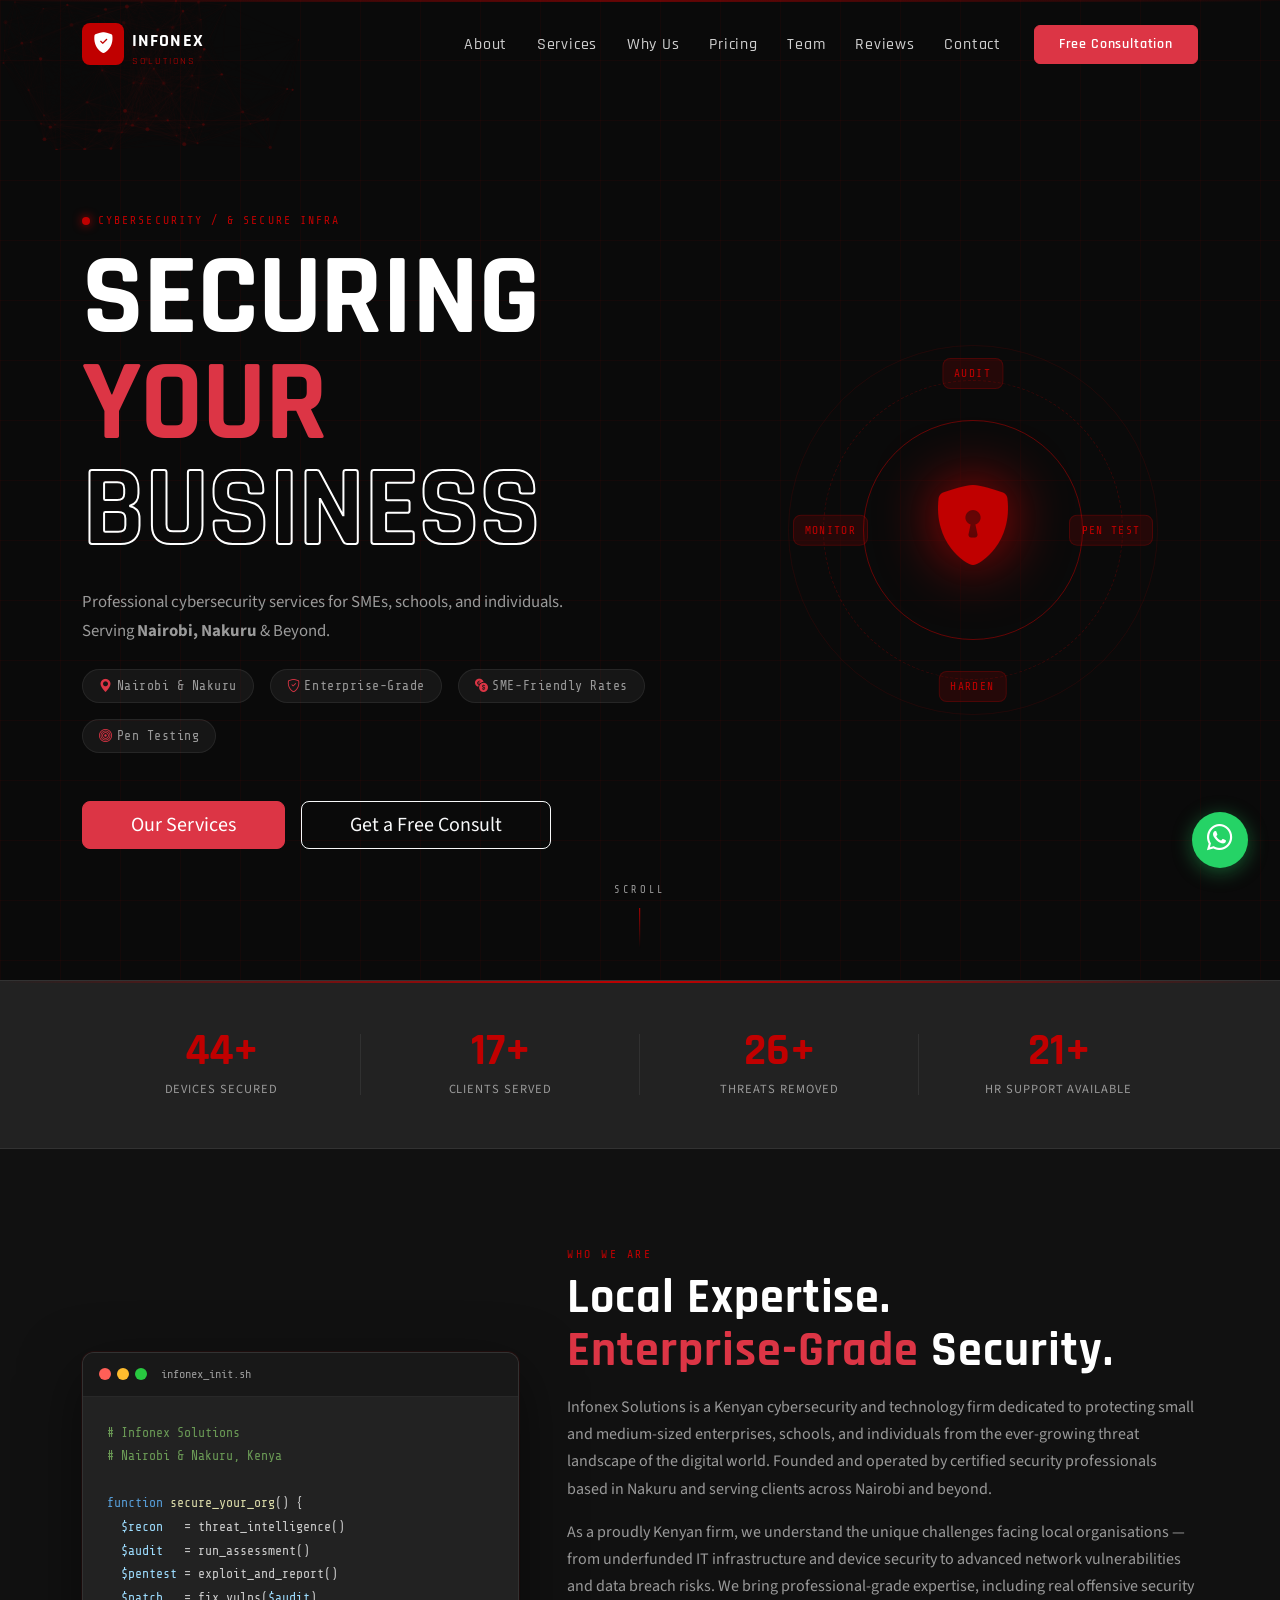
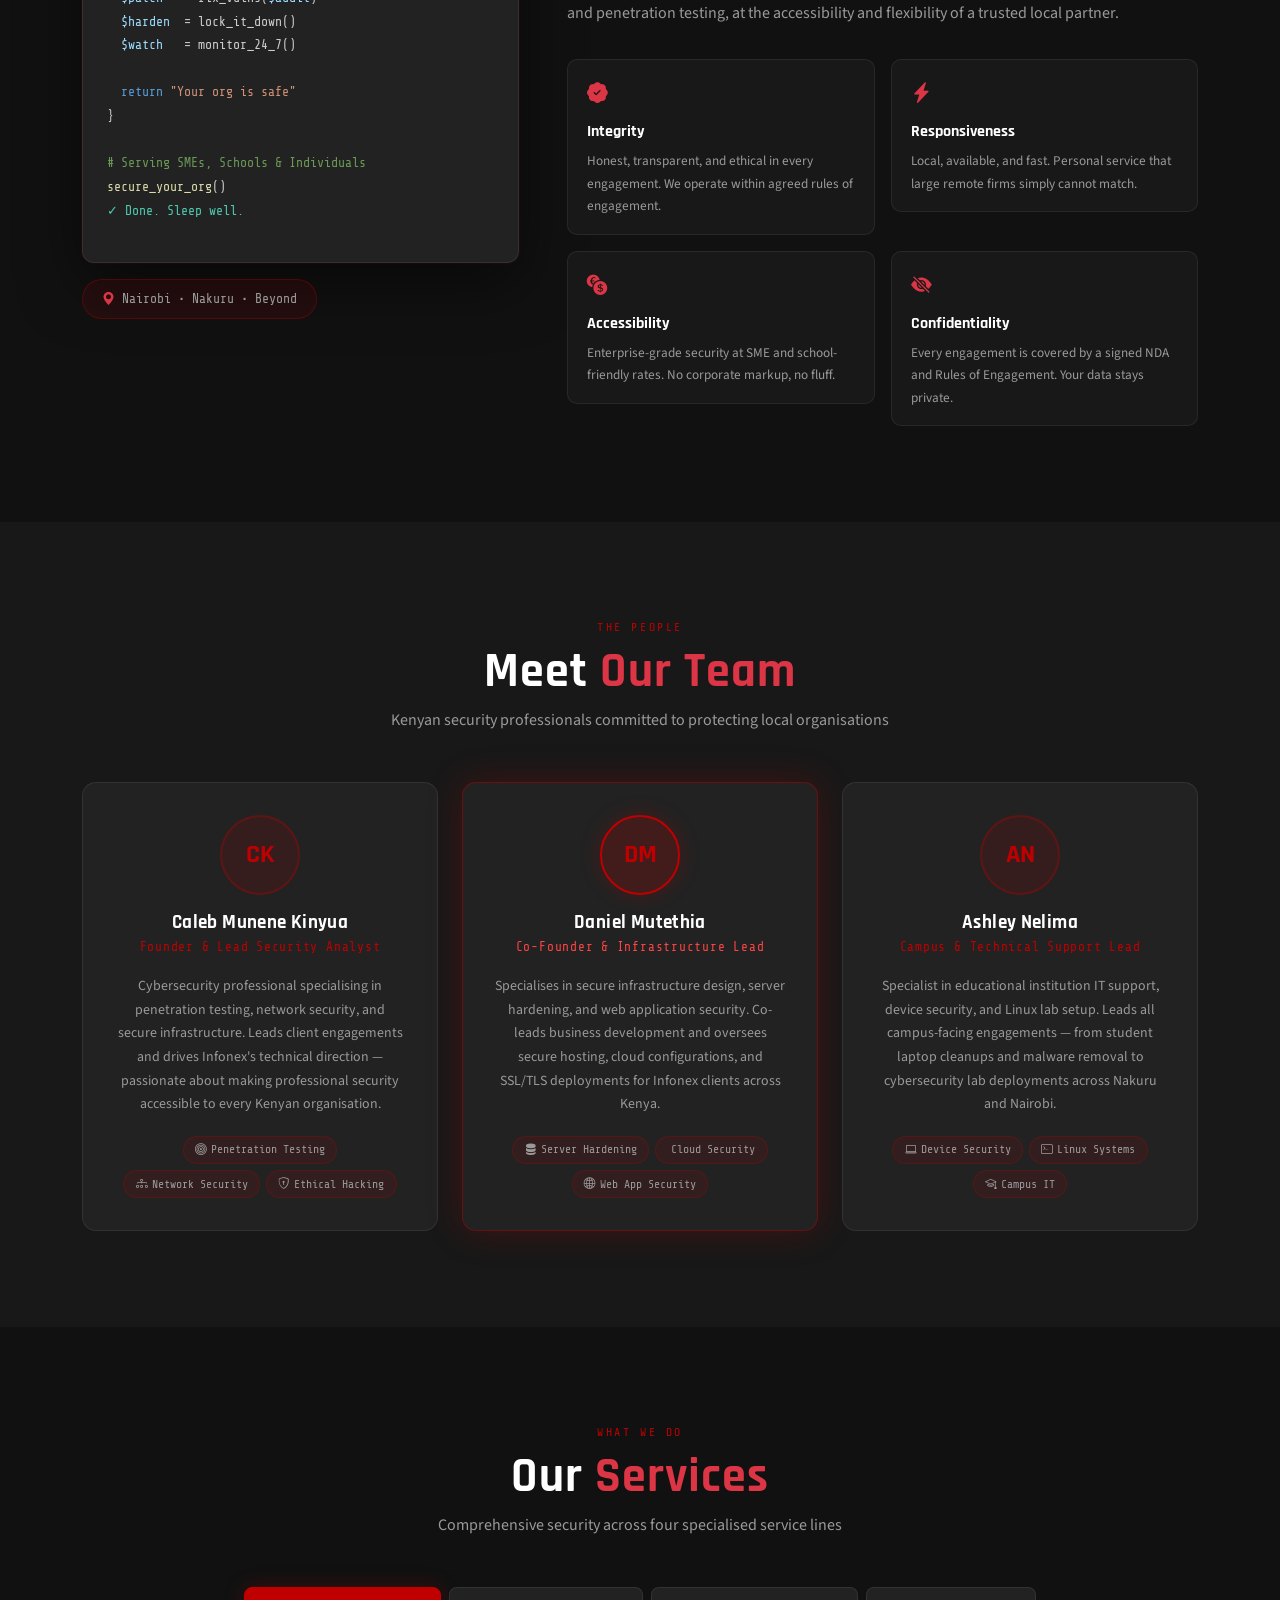
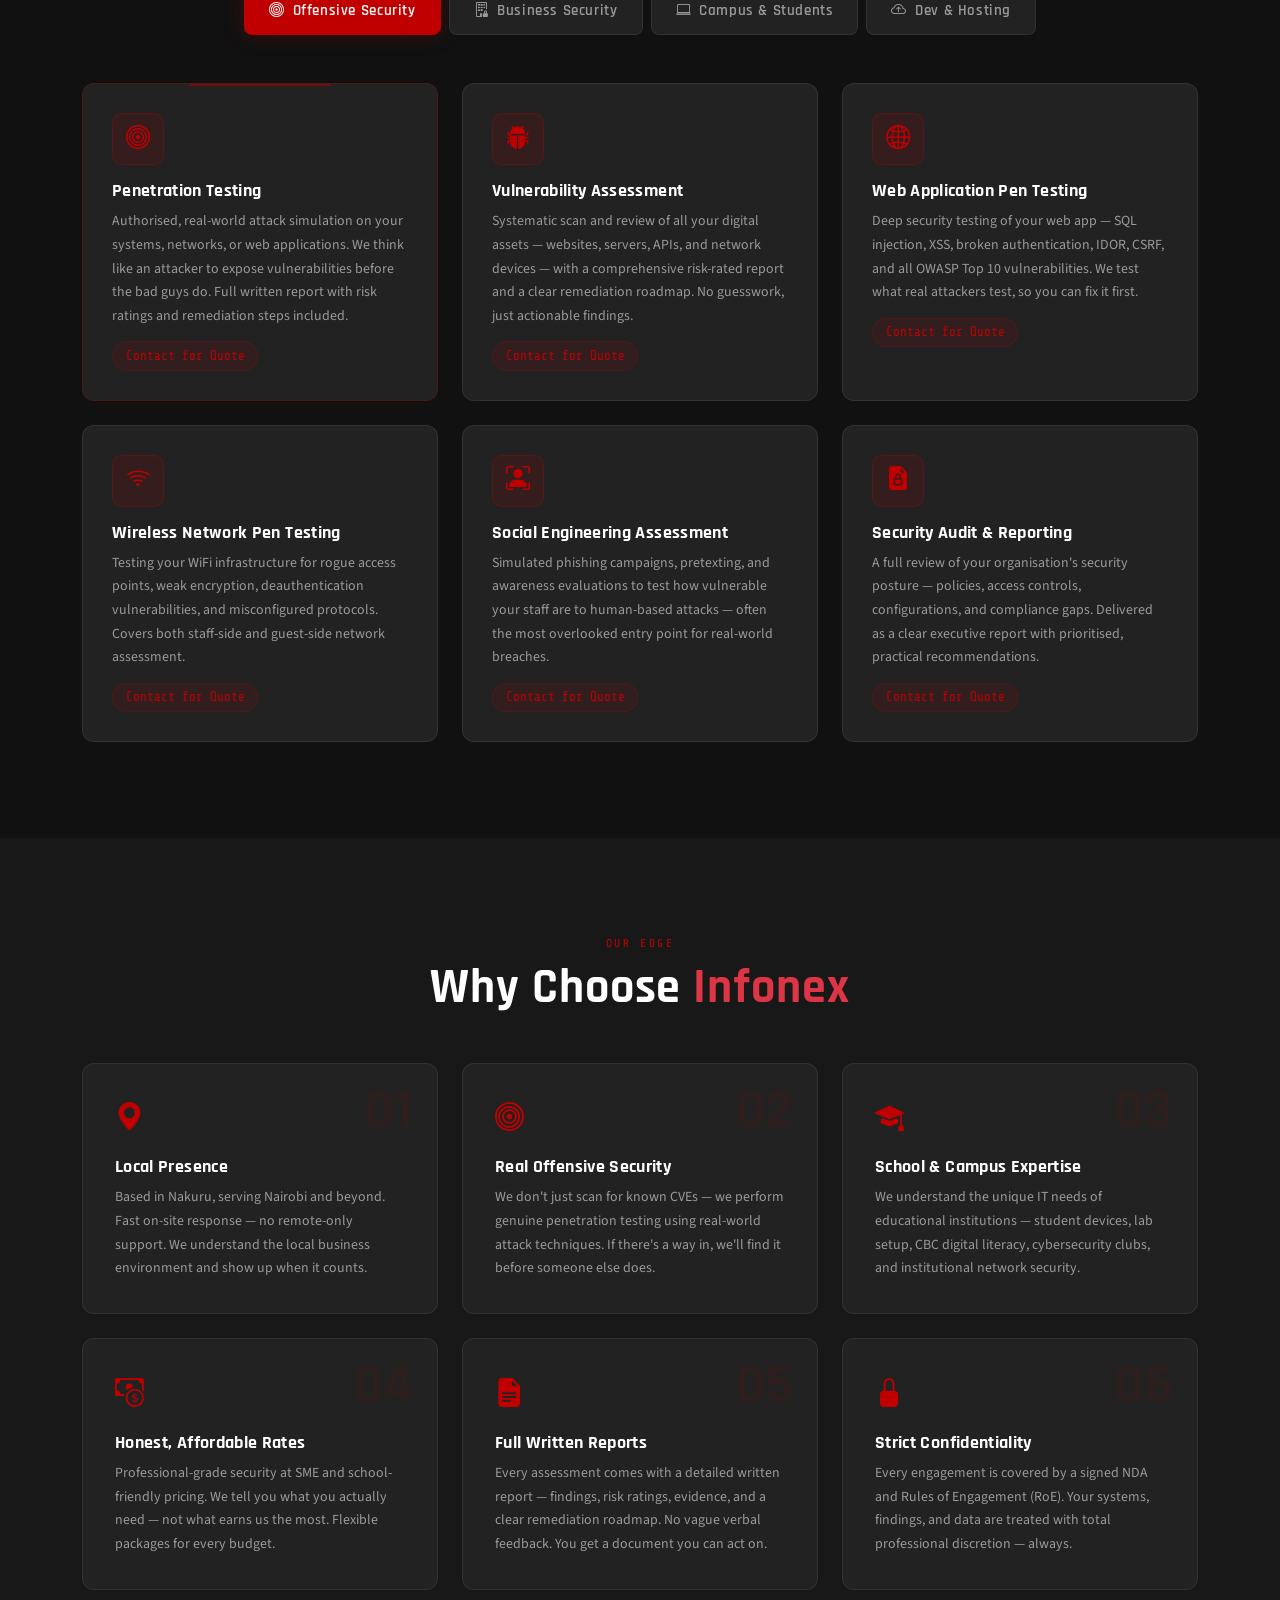
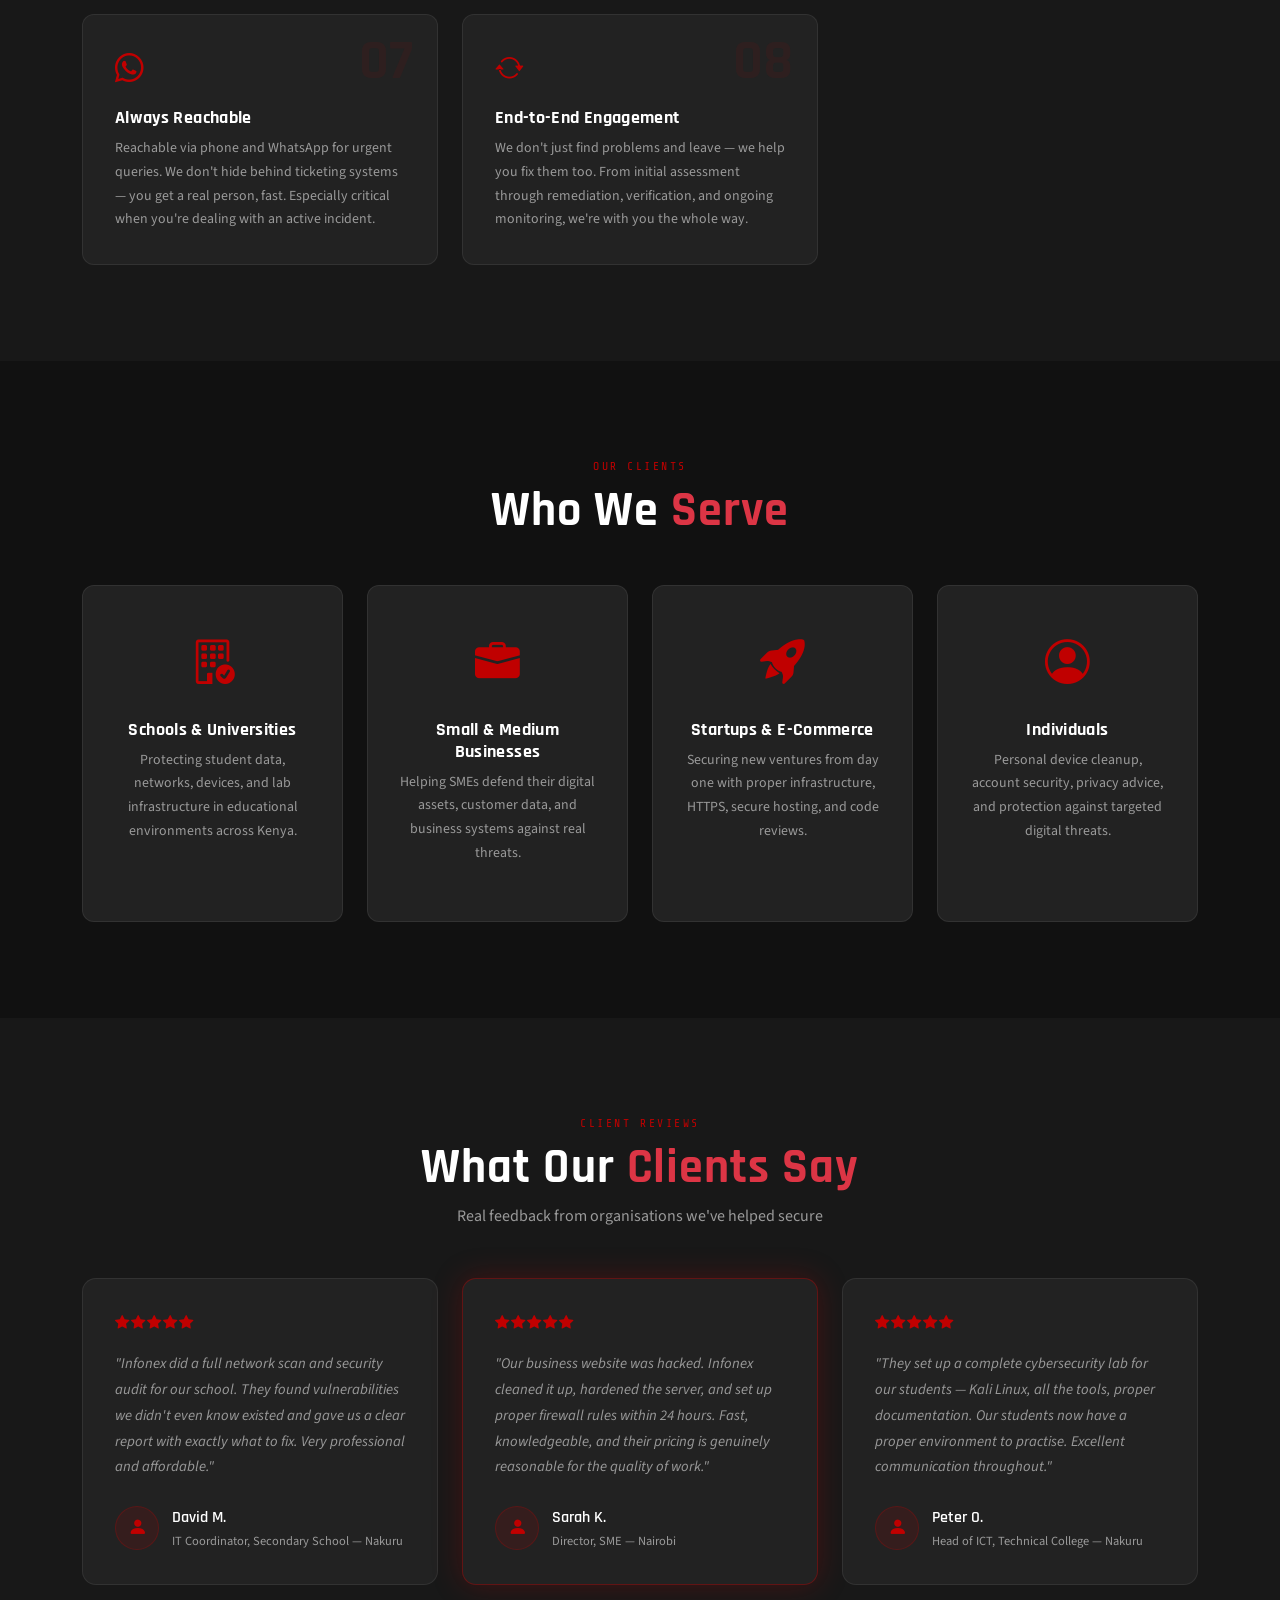
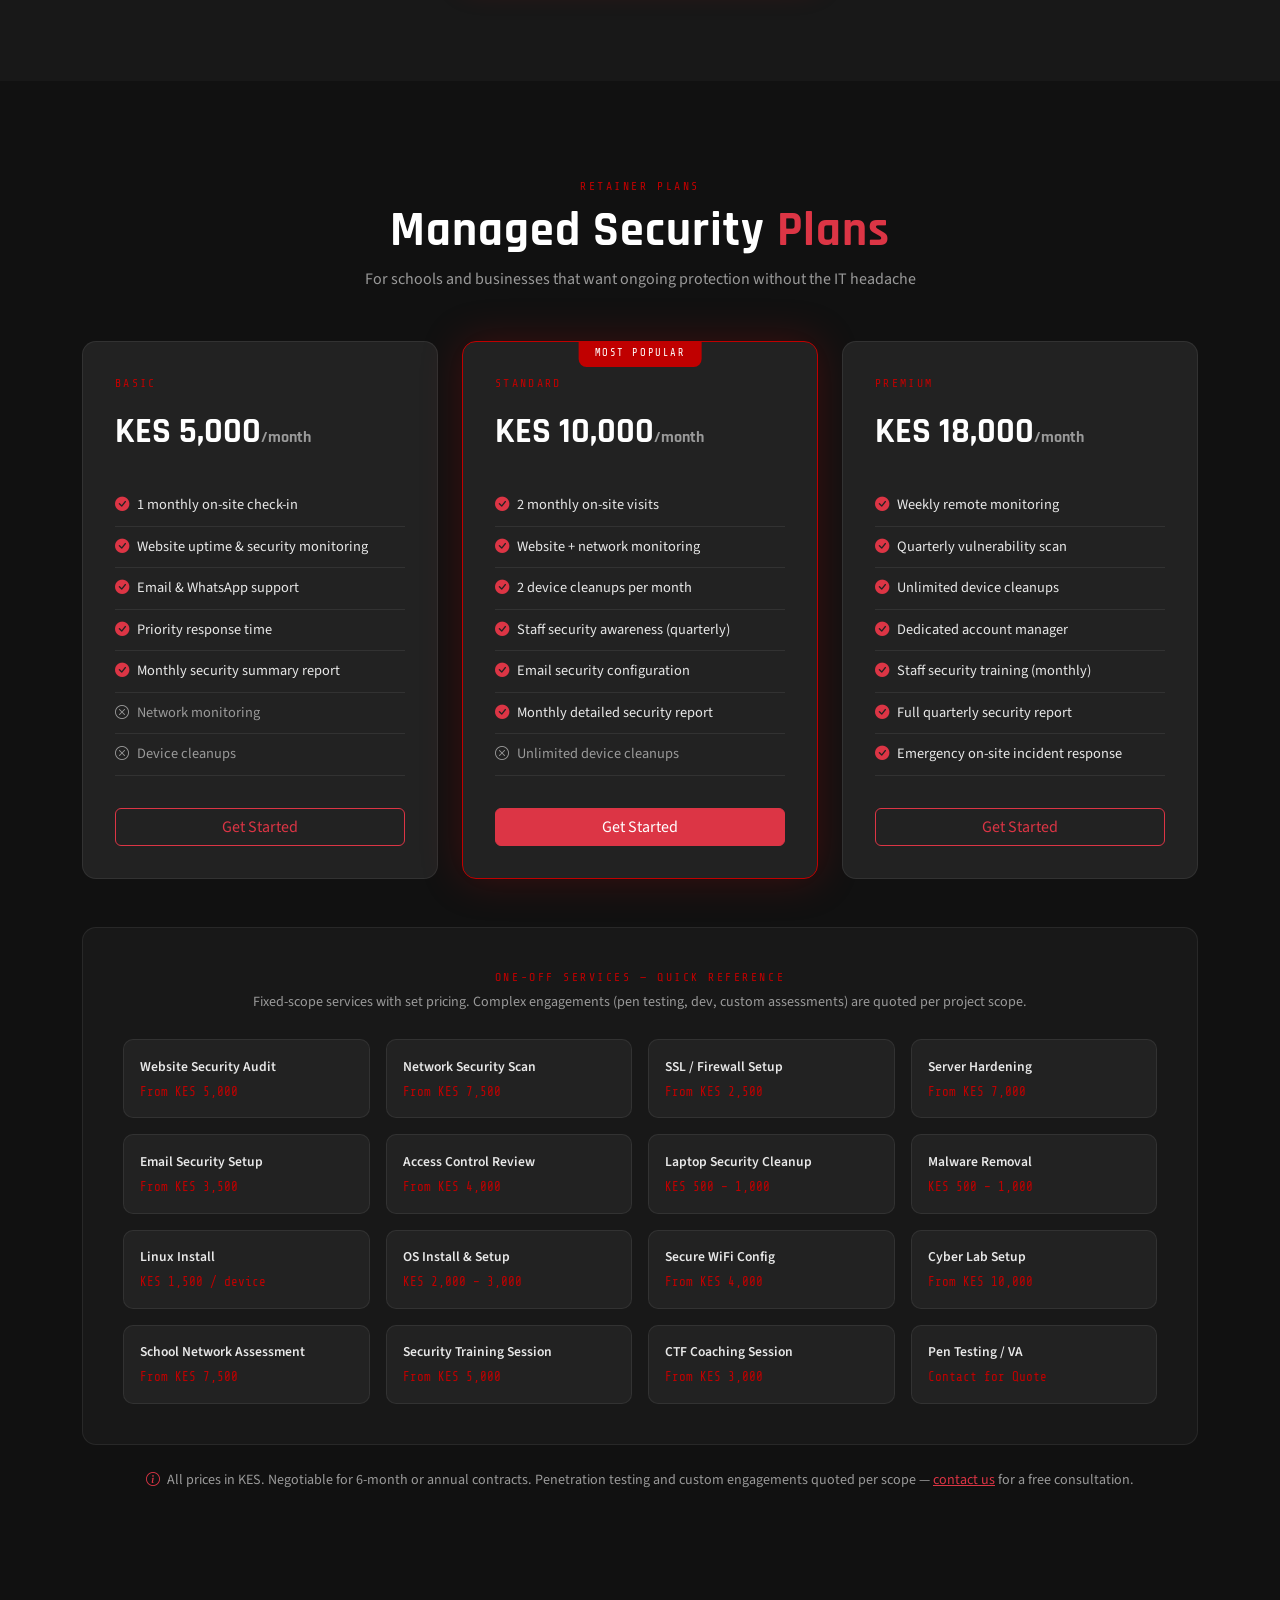
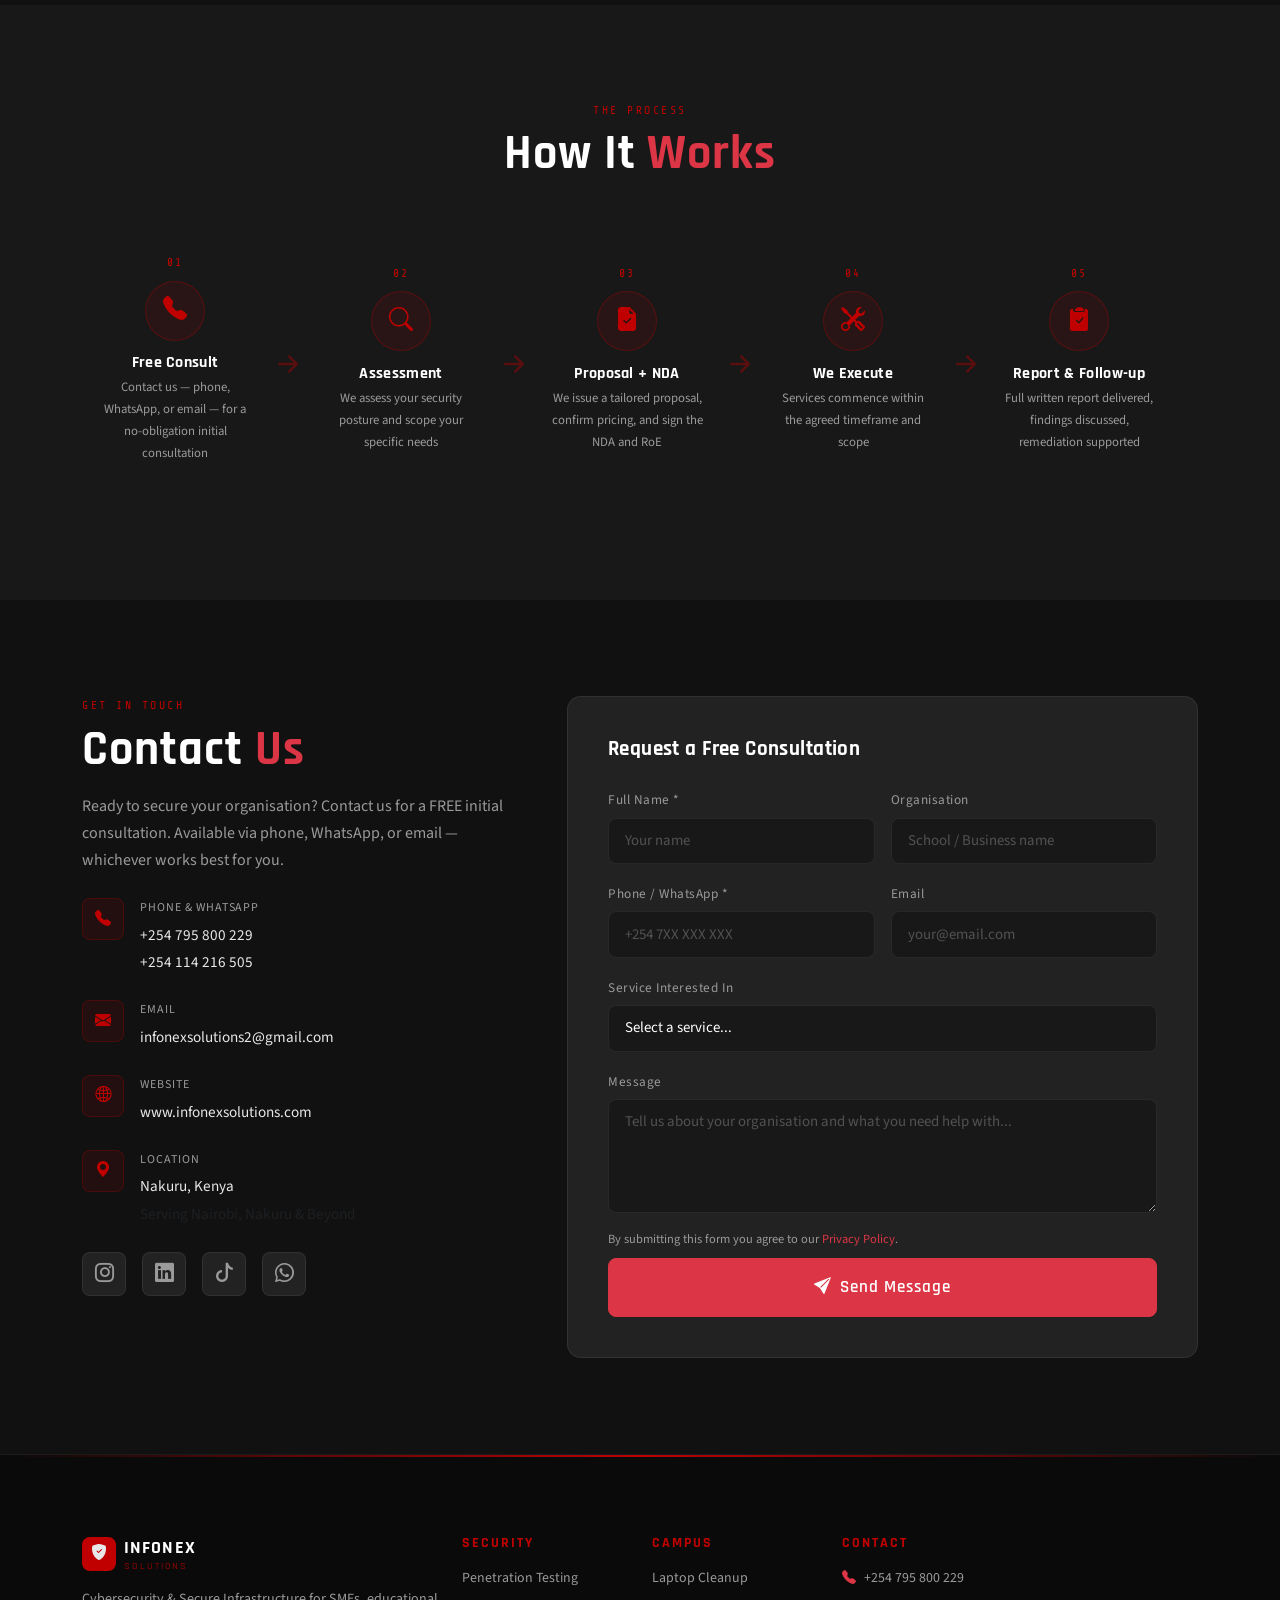
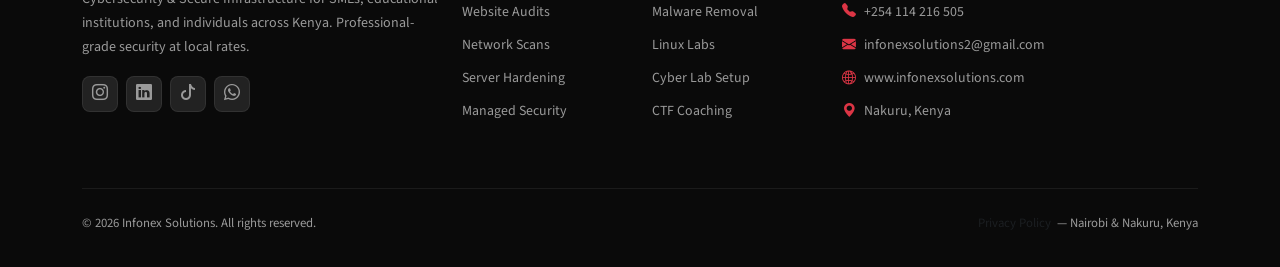
<file: index.html>
<!DOCTYPE html>
<html lang="en">
<head>
  <meta charset="UTF-8" />
  <meta name="viewport" content="width=device-width, initial-scale=1.0" />
  <title>Infonex Solutions — Cybersecurity & Secure Infrastructure | Nairobi & Nakuru, Kenya</title>
  <meta name="description" content="Professional cybersecurity services for SMEs and educational institutions in Nairobi and Nakuru, Kenya. Penetration testing, website audits, network scans, firewall setup, server hardening, and more." />
  <meta name="keywords" content="cybersecurity Kenya, penetration testing Nairobi, network security Nairobi, website security audit, firewall setup Kenya, Infonex Solutions, cybersecurity Nakuru, ethical hacking Kenya, vulnerability assessment" />

  <link rel="icon" type="image/svg+xml" href="assets/favicon.svg" />

  <meta property="og:type" content="website" />
  <meta property="og:url" content="https://www.infonexsolutions.com/" />
  <meta property="og:title" content="Infonex Solutions — Cybersecurity & Secure Infrastructure" />
  <meta property="og:description" content="Professional, affordable cybersecurity for SMEs and schools in Kenya. Penetration testing, website audits, network scans, firewall setup & more. Serving Nairobi & Nakuru." />
  <meta property="og:image" content="https://www.infonexsolutions.com/assets/og-image.png" />
  <meta property="og:locale" content="en_KE" />
  <meta property="og:site_name" content="Infonex Solutions" />

  <meta name="twitter:card" content="summary_large_image" />
  <meta name="twitter:title" content="Infonex Solutions — Cybersecurity & Secure Infrastructure" />
  <meta name="twitter:description" content="Professional, affordable cybersecurity for SMEs and schools in Kenya. Serving Nairobi & Nakuru." />
  <meta name="twitter:image" content="https://www.infonexsolutions.com/assets/og-image.png" />

  <script type="application/ld+json">
  {
    "@context": "https://schema.org",
    "@type": "LocalBusiness",
    "name": "Infonex Solutions",
    "description": "Cybersecurity and secure infrastructure services for SMEs and educational institutions in Kenya.",
    "url": "https://www.infonexsolutions.com",
    "telephone": ["+254795800229", "+254114216505"],
    "email": "infonexsolutions2@gmail.com",
    "address": {
      "@type": "PostalAddress",
      "addressLocality": "Nakuru",
      "addressRegion": "Nakuru County",
      "addressCountry": "KE"
    },
    "areaServed": ["Nairobi", "Nakuru", "Kenya"],
    "serviceType": ["Cybersecurity", "Penetration Testing", "Network Security", "Website Security Audits", "Firewall Setup", "Server Hardening", "Vulnerability Assessment"],
    "sameAs": [
      "https://instagram.com/infonexsolutions",
      "https://tiktok.com/@infonexsolutions",
      "https://linkedin.com/company/infonexsolutions"
    ]
  }
  </script>

  <link href="https://cdn.jsdelivr.net/npm/bootstrap@5.3.2/dist/css/bootstrap.min.css" rel="stylesheet" />
  <link href="https://cdn.jsdelivr.net/npm/bootstrap-icons@1.11.3/font/bootstrap-icons.min.css" rel="stylesheet" />
  <link href="https://fonts.googleapis.com/css2?family=Rajdhani:wght@400;500;600;700&family=Source+Sans+3:wght@300;400;600;700&family=Share+Tech+Mono&display=swap" rel="stylesheet" />
  <link rel="stylesheet" href="css/style.css" />
</head>
<body>

<a href="#main-content" class="visually-hidden-focusable skip-link">Skip to main content</a>

<!-- NAVBAR -->
<nav class="navbar navbar-expand-lg navbar-dark fixed-top" id="mainNav" role="navigation" aria-label="Main navigation">
  <div class="container">
    <a class="navbar-brand d-flex align-items-center gap-2" href="#hero" aria-label="Infonex Solutions home">
      <div class="brand-icon" aria-hidden="true"><i class="bi bi-shield-fill-check"></i></div>
      <div>
        <span class="brand-name">INFONEX</span>
        <span class="brand-sub d-block">SOLUTIONS</span>
      </div>
    </a>
    <button class="navbar-toggler border-0" type="button" data-bs-toggle="collapse" data-bs-target="#navMenu"
      aria-controls="navMenu" aria-expanded="false" aria-label="Toggle navigation menu">
      <span class="navbar-toggler-icon"></span>
    </button>
    <div class="collapse navbar-collapse" id="navMenu">
      <ul class="navbar-nav ms-auto align-items-lg-center gap-lg-1">
        <li class="nav-item"><a class="nav-link" href="#about">About</a></li>
        <li class="nav-item"><a class="nav-link" href="#services">Services</a></li>
        <li class="nav-item"><a class="nav-link" href="#why-us">Why Us</a></li>
        <li class="nav-item"><a class="nav-link" href="#pricing">Pricing</a></li>
        <li class="nav-item"><a class="nav-link" href="#team">Team</a></li>
        <li class="nav-item"><a class="nav-link" href="#testimonials">Reviews</a></li>
        <li class="nav-item"><a class="nav-link" href="#contact">Contact</a></li>
        <li class="nav-item ms-lg-3">
          <a class="btn btn-danger btn-sm px-4 py-2 nav-cta" href="#contact">Free Consultation</a>
        </li>
      </ul>
    </div>
  </div>
</nav>

<!-- HERO -->
<section id="hero" aria-label="Hero">
  <div class="hero-grid-overlay" aria-hidden="true"></div>
  <div class="hero-scan-line" aria-hidden="true"></div>
  <canvas id="particleCanvas" aria-hidden="true"></canvas>
  <div class="container hero-content" id="main-content">
    <div class="row align-items-center min-vh-100">
      <div class="col-lg-7">
        <div class="hero-tag mb-3" aria-live="polite">
          <span class="tag-dot" aria-hidden="true"></span>
          CYBERSECURITY / &amp; SECURE INFRASTRUCTURE
        </div>
        <h1 class="hero-title">
          SECURING<br />
          <span class="text-danger">YOUR</span><br />
          <span class="hero-title-outline">BUSINESS</span>
        </h1>
        <p class="hero-sub mt-4">
          Professional cybersecurity services for SMEs, schools, and individuals.<br />
          Serving <strong>Nairobi, Nakuru</strong> &amp; Beyond.
        </p>
        <div class="hero-badges mt-4 mb-5 d-flex flex-wrap gap-3">
          <span class="hero-badge"><i class="bi bi-geo-alt-fill text-danger me-1" aria-hidden="true"></i>Nairobi &amp; Nakuru</span>
          <span class="hero-badge"><i class="bi bi-shield-check text-danger me-1" aria-hidden="true"></i>Enterprise-Grade</span>
          <span class="hero-badge"><i class="bi bi-currency-exchange text-danger me-1" aria-hidden="true"></i>SME-Friendly Rates</span>
          <span class="hero-badge"><i class="bi bi-bullseye text-danger me-1" aria-hidden="true"></i>Pen Testing</span>
        </div>
        <div class="d-flex flex-wrap gap-3">
          <a href="#services" class="btn btn-danger btn-lg px-5">Our Services</a>
          <a href="#contact" class="btn btn-outline-light btn-lg px-5">Get a Free Consult</a>
        </div>
      </div>
      <div class="col-lg-5 d-none d-lg-flex justify-content-center" aria-hidden="true">
        <div class="hero-lock-container">
          <div class="hero-lock-ring ring-3"></div>
          <div class="hero-lock-ring ring-2"></div>
          <div class="hero-lock-ring ring-1"></div>
          <div class="hero-lock-icon"><i class="bi bi-shield-lock-fill"></i></div>
          <div class="hex hex-1">AUDIT</div>
          <div class="hex hex-2">PEN TEST</div>
          <div class="hex hex-3">HARDEN</div>
          <div class="hex hex-4">MONITOR</div>
        </div>
      </div>
    </div>
  </div>
  <div class="hero-scroll-hint" aria-hidden="true">
    <span>SCROLL</span>
    <div class="scroll-line"></div>
  </div>
</section>

<!-- STATS BAR -->
<div class="stats-bar" role="region" aria-label="Key statistics">
  <div class="container">
    <div class="row g-0 text-center">
      <div class="col-6 col-md-3 stat-item">
        <div class="stat-num" data-target="50" aria-label="Over 50 devices secured">0</div>
        <div class="stat-label">Devices Secured</div>
      </div>
      <div class="col-6 col-md-3 stat-item">
        <div class="stat-num" data-target="20" aria-label="Over 20 clients served">0</div>
        <div class="stat-label">Clients Served</div>
      </div>
      <div class="col-6 col-md-3 stat-item">
        <div class="stat-num" data-target="30" aria-label="Over 30 threats removed">0</div>
        <div class="stat-label">Threats Removed</div>
      </div>
      <div class="col-6 col-md-3 stat-item">
        <div class="stat-num" data-target="24" aria-label="24 hour support available">0</div>
        <div class="stat-label">Hr Support Available</div>
      </div>
    </div>
  </div>
</div>

<!-- ABOUT -->
<section id="about" class="section-dark" aria-labelledby="about-heading">
  <div class="container">
    <div class="row align-items-center g-5">
      <div class="col-lg-5">
        <div class="about-visual">
          <div class="about-code-block" role="img" aria-label="Code block illustrating Infonex's security approach">
            <div class="code-header" aria-hidden="true">
              <span class="dot red"></span><span class="dot yellow"></span><span class="dot green"></span>
              <span class="code-title ms-2">infonex_init.sh</span>
            </div>
            <pre class="code-body" aria-hidden="true"><span class="c-comment"># Infonex Solutions</span>
<span class="c-comment"># Nairobi &amp; Nakuru, Kenya</span>

<span class="c-keyword">function</span> <span class="c-fn">secure_your_org</span>() {
  <span class="c-var">$recon</span>   = threat_intelligence()
  <span class="c-var">$audit</span>   = run_assessment()
  <span class="c-var">$pentest</span> = exploit_and_report()
  <span class="c-var">$patch</span>   = fix_vulns(<span class="c-var">$audit</span>)
  <span class="c-var">$harden</span>  = lock_it_down()
  <span class="c-var">$watch</span>   = monitor_24_7()

  <span class="c-keyword">return</span> <span class="c-string">"Your org is safe"</span>
}

<span class="c-comment"># Serving SMEs, Schools &amp; Individuals</span>
<span class="c-fn">secure_your_org</span>()
<span class="c-success">&#x2713; Done. Sleep well.</span></pre>
          </div>
          <div class="about-tag-pill">
            <i class="bi bi-geo-alt-fill text-danger" aria-hidden="true"></i>
            Nairobi &bull; Nakuru &bull; Beyond
          </div>
        </div>
      </div>
      <div class="col-lg-7">
        <div class="section-label mb-2">WHO WE ARE</div>
        <h2 class="section-title" id="about-heading">Local Expertise.<br /><span class="text-danger">Enterprise-Grade</span> Security.</h2>
        <p class="section-body mt-3">
          Infonex Solutions is a Kenyan cybersecurity and technology firm dedicated to protecting 
          small and medium-sized enterprises, schools, and individuals from the ever-growing threat 
          landscape of the digital world. Founded and operated by certified security professionals 
          based in Nakuru and serving clients across Nairobi and beyond.
        </p>
        <p class="section-body">
          As a proudly Kenyan firm, we understand the unique challenges facing local organisations — 
          from underfunded IT infrastructure and device security to advanced network vulnerabilities 
          and data breach risks. We bring professional-grade expertise, including real offensive 
          security and penetration testing, at the accessibility and flexibility of a trusted local partner.
        </p>
        <div class="row g-3 mt-2">
          <div class="col-sm-6">
            <div class="value-card">
              <i class="bi bi-patch-check-fill text-danger value-icon" aria-hidden="true"></i>
              <strong>Integrity</strong>
              <p>Honest, transparent, and ethical in every engagement. We operate within agreed rules of engagement.</p>
            </div>
          </div>
          <div class="col-sm-6">
            <div class="value-card">
              <i class="bi bi-lightning-charge-fill text-danger value-icon" aria-hidden="true"></i>
              <strong>Responsiveness</strong>
              <p>Local, available, and fast. Personal service that large remote firms simply cannot match.</p>
            </div>
          </div>
          <div class="col-sm-6">
            <div class="value-card">
              <i class="bi bi-currency-exchange text-danger value-icon" aria-hidden="true"></i>
              <strong>Accessibility</strong>
              <p>Enterprise-grade security at SME and school-friendly rates. No corporate markup, no fluff.</p>
            </div>
          </div>
          <div class="col-sm-6">
            <div class="value-card">
              <i class="bi bi-eye-slash-fill text-danger value-icon" aria-hidden="true"></i>
              <strong>Confidentiality</strong>
              <p>Every engagement is covered by a signed NDA and Rules of Engagement. Your data stays private.</p>
            </div>
          </div>
        </div>
      </div>
    </div>
  </div>
</section>

<!-- TEAM -->
<section id="team" class="section-darker" aria-labelledby="team-heading">
  <div class="container">
    <div class="text-center mb-5">
      <div class="section-label mb-2">THE PEOPLE</div>
      <h2 class="section-title" id="team-heading">Meet <span class="text-danger">Our Team</span></h2>
      <p class="section-sub">Kenyan security professionals committed to protecting local organisations</p>
    </div>
    <div class="row g-4 justify-content-center">

      <div class="col-sm-6 col-lg-4">
        <div class="team-card">
          <div class="team-avatar" aria-hidden="true"><span class="team-initials">CK</span></div>
          <h5>Caleb Munene Kinyua</h5>
          <div class="team-role">Founder &amp; Lead Security Analyst</div>
          <p>Cybersecurity professional specialising in penetration testing, network security, and secure infrastructure. Leads client engagements and drives Infonex's technical direction — passionate about making professional security accessible to every Kenyan organisation.</p>
          <div class="team-certs">
            <span class="cert-badge"><i class="bi bi-bullseye me-1"></i>Penetration Testing</span>
            <span class="cert-badge"><i class="bi bi-diagram-3 me-1"></i>Network Security</span>
            <span class="cert-badge"><i class="bi bi-shield-lock me-1"></i>Ethical Hacking</span>
          </div>
        </div>
      </div>

      <div class="col-sm-6 col-lg-4">
        <div class="team-card team-card-featured">
          <div class="team-avatar team-avatar-featured" aria-hidden="true"><span class="team-initials">DM</span></div>
          <h5>Daniel Mutethia</h5>
          <div class="team-role">Co-Founder &amp; Infrastructure Lead</div>
          <p>Specialises in secure infrastructure design, server hardening, and web application security. Co-leads business development and oversees secure hosting, cloud configurations, and SSL/TLS deployments for Infonex clients across Kenya.</p>
          <div class="team-certs">
            <span class="cert-badge"><i class="bi bi-server me-1"></i>Server Hardening</span>
            <span class="cert-badge"><i class="bi bi-cloud-lock me-1"></i>Cloud Security</span>
            <span class="cert-badge"><i class="bi bi-globe2 me-1"></i>Web App Security</span>
          </div>
        </div>
      </div>

      <div class="col-sm-6 col-lg-4">
        <div class="team-card">
          <div class="team-avatar" aria-hidden="true"><span class="team-initials">AN</span></div>
          <h5>Ashley Nelima</h5>
          <div class="team-role">Campus &amp; Technical Support Lead</div>
          <p>Specialist in educational institution IT support, device security, and Linux lab setup. Leads all campus-facing engagements — from student laptop cleanups and malware removal to cybersecurity lab deployments across Nakuru and Nairobi.</p>
          <div class="team-certs">
            <span class="cert-badge"><i class="bi bi-laptop me-1"></i>Device Security</span>
            <span class="cert-badge"><i class="bi bi-terminal me-1"></i>Linux Systems</span>
            <span class="cert-badge"><i class="bi bi-mortarboard me-1"></i>Campus IT</span>
          </div>
        </div>
      </div>

    </div>
  </div>
</section>

<!-- SERVICES -->
<section id="services" class="section-dark" aria-labelledby="services-heading">
  <div class="container">
    <div class="text-center mb-5">
      <div class="section-label mb-2">WHAT WE DO</div>
      <h2 class="section-title" id="services-heading">Our <span class="text-danger">Services</span></h2>
      <p class="section-sub">Comprehensive security across four specialised service lines</p>
    </div>

    <ul class="nav service-tabs justify-content-center mb-5 flex-wrap" id="serviceTabs" role="tablist">
      <li class="nav-item" role="presentation">
        <button class="service-tab active" data-target="offensive" role="tab" aria-selected="true" aria-controls="panel-offensive">
          <i class="bi bi-bullseye me-2" aria-hidden="true"></i>Offensive Security
        </button>
      </li>
      <li class="nav-item" role="presentation">
        <button class="service-tab" data-target="business" role="tab" aria-selected="false" aria-controls="panel-business">
          <i class="bi bi-building-lock me-2" aria-hidden="true"></i>Business Security
        </button>
      </li>
      <li class="nav-item" role="presentation">
        <button class="service-tab" data-target="campus" role="tab" aria-selected="false" aria-controls="panel-campus">
          <i class="bi bi-laptop me-2" aria-hidden="true"></i>Campus &amp; Students
        </button>
      </li>
      <li class="nav-item" role="presentation">
        <button class="service-tab" data-target="dev" role="tab" aria-selected="false" aria-controls="panel-dev">
          <i class="bi bi-cloud-arrow-up me-2" aria-hidden="true"></i>Dev &amp; Hosting
        </button>
      </li>
    </ul>

    <!-- OFFENSIVE SECURITY -->
    <div class="service-panel active" id="panel-offensive" role="tabpanel">
      <div class="row g-4">
        <div class="col-md-6 col-lg-4"><div class="service-card service-card-highlight">
          <div class="service-icon"><i class="bi bi-bullseye"></i></div>
          <h5>Penetration Testing</h5>
          <p>Authorised, real-world attack simulation on your systems, networks, or web applications. We think like an attacker to expose vulnerabilities before the bad guys do. Full written report with risk ratings and remediation steps included.</p>
          <span class="service-price">Contact for Quote</span>
        </div></div>
        <div class="col-md-6 col-lg-4"><div class="service-card">
          <div class="service-icon"><i class="bi bi-bug-fill"></i></div>
          <h5>Vulnerability Assessment</h5>
          <p>Systematic scan and review of all your digital assets — websites, servers, APIs, and network devices — with a comprehensive risk-rated report and a clear remediation roadmap. No guesswork, just actionable findings.</p>
          <span class="service-price">Contact for Quote</span>
        </div></div>
        <div class="col-md-6 col-lg-4"><div class="service-card">
          <div class="service-icon"><i class="bi bi-globe2"></i></div>
          <h5>Web Application Pen Testing</h5>
          <p>Deep security testing of your web app — SQL injection, XSS, broken authentication, IDOR, CSRF, and all OWASP Top 10 vulnerabilities. We test what real attackers test, so you can fix it first.</p>
          <span class="service-price">Contact for Quote</span>
        </div></div>
        <div class="col-md-6 col-lg-4"><div class="service-card">
          <div class="service-icon"><i class="bi bi-wifi"></i></div>
          <h5>Wireless Network Pen Testing</h5>
          <p>Testing your WiFi infrastructure for rogue access points, weak encryption, deauthentication vulnerabilities, and misconfigured protocols. Covers both staff-side and guest-side network assessment.</p>
          <span class="service-price">Contact for Quote</span>
        </div></div>
        <div class="col-md-6 col-lg-4"><div class="service-card">
          <div class="service-icon"><i class="bi bi-person-bounding-box"></i></div>
          <h5>Social Engineering Assessment</h5>
          <p>Simulated phishing campaigns, pretexting, and awareness evaluations to test how vulnerable your staff are to human-based attacks — often the most overlooked entry point for real-world breaches.</p>
          <span class="service-price">Contact for Quote</span>
        </div></div>
        <div class="col-md-6 col-lg-4"><div class="service-card">
          <div class="service-icon"><i class="bi bi-file-earmark-lock-fill"></i></div>
          <h5>Security Audit &amp; Reporting</h5>
          <p>A full review of your organisation's security posture — policies, access controls, configurations, and compliance gaps. Delivered as a clear executive report with prioritised, practical recommendations.</p>
          <span class="service-price">Contact for Quote</span>
        </div></div>
      </div>
    </div>

    <!-- BUSINESS SECURITY -->
    <div class="service-panel" id="panel-business" role="tabpanel">
      <div class="row g-4">
        <div class="col-md-6 col-lg-4"><div class="service-card service-card-highlight">
          <div class="service-icon"><i class="bi bi-globe2"></i></div>
          <h5>Website Security Audits</h5>
          <p>Full scan of your website — vulnerabilities, misconfigurations, outdated plugins, exposed admin panels, and injection risks. Covers CMS platforms (WordPress, Joomla etc.) and custom-built sites. Written report with fixes included.</p>
          <span class="service-price">From KES 5,000</span>
        </div></div>
        <div class="col-md-6 col-lg-4"><div class="service-card">
          <div class="service-icon"><i class="bi bi-diagram-3-fill"></i></div>
          <h5>Network Security Scans</h5>
          <p>Comprehensive scan of your LAN and WiFi — open ports, rogue devices, weak firewall rules, unpatched services, and lateral movement risks. Full written assessment and remediation plan included.</p>
          <span class="service-price">From KES 7,500</span>
        </div></div>
        <div class="col-md-6 col-lg-4"><div class="service-card">
          <div class="service-icon"><i class="bi bi-fire"></i></div>
          <h5>SSL/TLS &amp; Firewall Setup</h5>
          <p>Install and configure HTTPS certificates, enforce TLS best practices, and set up firewall rules to block unauthorised access. Essential baseline security for any online-facing business.</p>
          <span class="service-price">From KES 2,500</span>
        </div></div>
        <div class="col-md-6 col-lg-4"><div class="service-card">
          <div class="service-icon"><i class="bi bi-server"></i></div>
          <h5>Server &amp; VPS Hardening</h5>
          <p>Linux server lockdown — SSH key-only auth, user privilege management, fail2ban, unneeded service removal, automatic security updates, and intrusion detection setup. Dramatically reduces your attack surface.</p>
          <span class="service-price">From KES 7,000</span>
        </div></div>
        <div class="col-md-6 col-lg-4"><div class="service-card">
          <div class="service-icon"><i class="bi bi-shield-exclamation"></i></div>
          <h5>Incident Response &amp; Recovery</h5>
          <p>Has your system been hacked, infected, or compromised? We perform rapid triage, containment, malware eradication, evidence preservation, and system restoration — minimising downtime and data loss when it matters most.</p>
          <span class="service-price">Contact for Quote</span>
        </div></div>
        <div class="col-md-6 col-lg-4"><div class="service-card">
          <div class="service-icon"><i class="bi bi-activity"></i></div>
          <h5>Managed Security Maintenance</h5>
          <p>Ongoing monthly security monitoring, patch management, and health checks to keep your systems protected continuously. Full monthly reports included. Ideal for businesses that need protection without a full-time IT team.</p>
          <span class="service-price">From KES 5,000/mo</span>
        </div></div>
        <div class="col-md-6 col-lg-4"><div class="service-card">
          <div class="service-icon"><i class="bi bi-envelope-exclamation-fill"></i></div>
          <h5>Email Security &amp; Anti-Phishing</h5>
          <p>Configure SPF, DKIM, and DMARC records to prevent email spoofing and domain impersonation. Includes spam filter setup, phishing awareness guidance, and business email compromise (BEC) protection.</p>
          <span class="service-price">From KES 3,500</span>
        </div></div>
        <div class="col-md-6 col-lg-4"><div class="service-card">
          <div class="service-icon"><i class="bi bi-lock-fill"></i></div>
          <h5>Access Control &amp; IAM Review</h5>
          <p>Audit your user accounts, admin privileges, shared credentials, and access policies. We identify over-privileged accounts, default passwords, and weak authentication setups — and fix them.</p>
          <span class="service-price">From KES 4,000</span>
        </div></div>
        <div class="col-md-6 col-lg-4"><div class="service-card">
          <div class="service-icon"><i class="bi bi-people-fill"></i></div>
          <h5>Staff Cybersecurity Training</h5>
          <p>Practical security awareness workshops for your team — covering phishing recognition, password hygiene, safe browsing, device security, and incident reporting. Available on-site in Nairobi or Nakuru. Industry-tailored.</p>
          <span class="service-price">From KES 5,000/session</span>
        </div></div>
      </div>
    </div>

    <!-- CAMPUS & STUDENTS -->
    <div class="service-panel" id="panel-campus" role="tabpanel">
      <div class="row g-4">
        <div class="col-md-6 col-lg-4"><div class="service-card service-card-highlight">
          <div class="service-icon"><i class="bi bi-shield-shaded"></i></div>
          <h5>Laptop Security Cleanup</h5>
          <p>Full security cleanup for student and staff laptops — threat removal, junk file clearing, startup optimisation, and settings hardening. Fast turnaround per device. Bulk rates available for schools.</p>
          <span class="service-price">KES 500 – 1,000 / device</span>
        </div></div>
        <div class="col-md-6 col-lg-4"><div class="service-card">
          <div class="service-icon"><i class="bi bi-virus"></i></div>
          <h5>Malware &amp; Virus Removal</h5>
          <p>Full malware, ransomware, spyware, and adware removal with post-cleanup verification. Includes a check for persistent threats and backdoors. Per device with fast turnaround.</p>
          <span class="service-price">KES 500 – 1,000 / device</span>
        </div></div>
        <div class="col-md-6 col-lg-4"><div class="service-card">
          <div class="service-icon"><i class="bi bi-terminal-fill"></i></div>
          <h5>Linux Installation &amp; Labs</h5>
          <p>Setup Linux (Ubuntu, Kali, Parrot OS) on student or institutional devices for CBC IT or cybersecurity studies. Includes dual-boot config, driver setup, and user orientation. Bulk school rates available.</p>
          <span class="service-price">KES 1,500 / device</span>
        </div></div>
        <div class="col-md-6 col-lg-4"><div class="service-card">
          <div class="service-icon"><i class="bi bi-wifi"></i></div>
          <h5>Secure WiFi Configuration</h5>
          <p>Staff vs student network segmentation, WPA3 encryption, VLAN setup, guest network isolation, and rogue device detection. Keeps sensitive institutional data off the student network.</p>
          <span class="service-price">From KES 4,000</span>
        </div></div>
        <div class="col-md-6 col-lg-4"><div class="service-card">
          <div class="service-icon"><i class="bi bi-mortarboard-fill"></i></div>
          <h5>Cybersecurity Lab Setup</h5>
          <p>Full setup of a student cybersecurity lab — Kali Linux, Metasploitable targets, Burp Suite, Wireshark, and supporting tools. Includes documentation and an orientation session for students and instructors.</p>
          <span class="service-price">From KES 10,000</span>
        </div></div>
        <div class="col-md-6 col-lg-4"><div class="service-card">
          <div class="service-icon"><i class="bi bi-tools"></i></div>
          <h5>OS Install &amp; Troubleshooting</h5>
          <p>Fresh OS installations (Windows 10/11, Ubuntu), driver configuration, activation, and technical fault resolution. Fast, reliable, per device. Available on-site at your institution.</p>
          <span class="service-price">KES 2,000 – 3,000 / device</span>
        </div></div>
        <div class="col-md-6 col-lg-4"><div class="service-card">
          <div class="service-icon"><i class="bi bi-controller"></i></div>
          <h5>CTF Coaching &amp; Training</h5>
          <p>Guided Capture The Flag training for cybersecurity clubs and students — covering web exploitation, cryptography, forensics, and binary challenges. Build real offensive skills in legal, controlled environments.</p>
          <span class="service-price">From KES 3,000 / session</span>
        </div></div>
        <div class="col-md-6 col-lg-4"><div class="service-card">
          <div class="service-icon"><i class="bi bi-hdd-network-fill"></i></div>
          <h5>School Network Assessment</h5>
          <p>Full review of your institution's network infrastructure — topology audit, firewall check, switch configuration, and access control assessment. Delivered with a prioritised report for IT management and school leadership.</p>
          <span class="service-price">From KES 7,500</span>
        </div></div>
      </div>
    </div>

    <!-- DEV & HOSTING -->
    <div class="service-panel" id="panel-dev" role="tabpanel">
      <div class="row g-4">
        <div class="col-md-6 col-lg-4"><div class="service-card service-card-highlight">
          <div class="service-icon"><i class="bi bi-phone-fill"></i></div>
          <h5>Web &amp; Mobile App Development</h5>
          <p>Secure, responsive websites and mobile applications built with security baked in from day one — proper input validation, authentication, session management, and HTTPS enforced throughout.</p>
          <span class="service-price">Custom Quote</span>
        </div></div>
        <div class="col-md-6 col-lg-4"><div class="service-card">
          <div class="service-icon"><i class="bi bi-cart4"></i></div>
          <h5>E-Commerce Solutions</h5>
          <p>Secure online stores with Mpesa and card payment gateway integration, SSL, and data protection built in. We handle both the build and the security hardening — one team, full accountability.</p>
          <span class="service-price">Custom Quote</span>
        </div></div>
        <div class="col-md-6 col-lg-4"><div class="service-card">
          <div class="service-icon"><i class="bi bi-cloud-check-fill"></i></div>
          <h5>Cloud Hosting &amp; Management</h5>
          <p>Managed VPS and cloud hosting with automated backups, uptime monitoring, performance tuning, and security patch management. We keep your infrastructure running and secure.</p>
          <span class="service-price">Monthly Plans</span>
        </div></div>
        <div class="col-md-6 col-lg-4"><div class="service-card">
          <div class="service-icon"><i class="bi bi-database-fill-lock"></i></div>
          <h5>Data Backup &amp; Disaster Recovery</h5>
          <p>Automated, encrypted backup solutions with tested recovery procedures. Covers local, offsite, and cloud strategies. Includes a written disaster recovery plan to protect against ransomware, hardware failure, and human error.</p>
          <span class="service-price">Custom Quote</span>
        </div></div>
        <div class="col-md-6 col-lg-4"><div class="service-card">
          <div class="service-icon"><i class="bi bi-eye-fill"></i></div>
          <h5>24/7 Security Monitoring</h5>
          <p>Continuous monitoring of your systems to detect anomalous activity, intrusion attempts, and security incidents in near real time — with defined escalation and response procedures in place.</p>
          <span class="service-price">Monthly Plans</span>
        </div></div>
        <div class="col-md-6 col-lg-4"><div class="service-card">
          <div class="service-icon"><i class="bi bi-puzzle-fill"></i></div>
          <h5>API Security &amp; Integration</h5>
          <p>Secure API development and integration between your systems and third-party services. Includes auth design (OAuth2, JWT), rate limiting, input validation, and secure payment gateway connections.</p>
          <span class="service-price">Custom Quote</span>
        </div></div>
      </div>
    </div>
  </div>
</section>

<!-- WHY US -->
<section id="why-us" class="section-darker" aria-labelledby="why-heading">
  <div class="container">
    <div class="text-center mb-5">
      <div class="section-label mb-2">OUR EDGE</div>
      <h2 class="section-title" id="why-heading">Why Choose <span class="text-danger">Infonex</span></h2>
    </div>
    <div class="row g-4">
      <div class="col-md-6 col-lg-4"><div class="why-card">
        <div class="why-number" aria-hidden="true">01</div>
        <i class="bi bi-geo-alt-fill why-icon" aria-hidden="true"></i>
        <h5>Local Presence</h5>
        <p>Based in Nakuru, serving Nairobi and beyond. Fast on-site response — no remote-only support. We understand the local business environment and show up when it counts.</p>
      </div></div>
      <div class="col-md-6 col-lg-4"><div class="why-card">
        <div class="why-number" aria-hidden="true">02</div>
        <i class="bi bi-bullseye why-icon" aria-hidden="true"></i>
        <h5>Real Offensive Security</h5>
        <p>We don't just scan for known CVEs — we perform genuine penetration testing using real-world attack techniques. If there's a way in, we'll find it before someone else does.</p>
      </div></div>
      <div class="col-md-6 col-lg-4"><div class="why-card">
        <div class="why-number" aria-hidden="true">03</div>
        <i class="bi bi-mortarboard-fill why-icon" aria-hidden="true"></i>
        <h5>School &amp; Campus Expertise</h5>
        <p>We understand the unique IT needs of educational institutions — student devices, lab setup, CBC digital literacy, cybersecurity clubs, and institutional network security.</p>
      </div></div>
      <div class="col-md-6 col-lg-4"><div class="why-card">
        <div class="why-number" aria-hidden="true">04</div>
        <i class="bi bi-cash-coin why-icon" aria-hidden="true"></i>
        <h5>Honest, Affordable Rates</h5>
        <p>Professional-grade security at SME and school-friendly pricing. We tell you what you actually need — not what earns us the most. Flexible packages for every budget.</p>
      </div></div>
      <div class="col-md-6 col-lg-4"><div class="why-card">
        <div class="why-number" aria-hidden="true">05</div>
        <i class="bi bi-file-earmark-text-fill why-icon" aria-hidden="true"></i>
        <h5>Full Written Reports</h5>
        <p>Every assessment comes with a detailed written report — findings, risk ratings, evidence, and a clear remediation roadmap. No vague verbal feedback. You get a document you can act on.</p>
      </div></div>
      <div class="col-md-6 col-lg-4"><div class="why-card">
        <div class="why-number" aria-hidden="true">06</div>
        <i class="bi bi-lock-fill why-icon" aria-hidden="true"></i>
        <h5>Strict Confidentiality</h5>
        <p>Every engagement is covered by a signed NDA and Rules of Engagement (RoE). Your systems, findings, and data are treated with total professional discretion — always.</p>
      </div></div>
      <div class="col-md-6 col-lg-4"><div class="why-card">
        <div class="why-number" aria-hidden="true">07</div>
        <i class="bi bi-whatsapp why-icon" aria-hidden="true"></i>
        <h5>Always Reachable</h5>
        <p>Reachable via phone and WhatsApp for urgent queries. We don't hide behind ticketing systems — you get a real person, fast. Especially critical when you're dealing with an active incident.</p>
      </div></div>
      <div class="col-md-6 col-lg-4"><div class="why-card">
        <div class="why-number" aria-hidden="true">08</div>
        <i class="bi bi-arrow-repeat why-icon" aria-hidden="true"></i>
        <h5>End-to-End Engagement</h5>
        <p>We don't just find problems and leave — we help you fix them too. From initial assessment through remediation, verification, and ongoing monitoring, we're with you the whole way.</p>
      </div></div>
    </div>
  </div>
</section>

<!-- WHO WE SERVE -->
<section class="section-dark serve-section" aria-labelledby="serve-heading">
  <div class="container">
    <div class="text-center mb-5">
      <div class="section-label mb-2">OUR CLIENTS</div>
      <h2 class="section-title" id="serve-heading">Who We <span class="text-danger">Serve</span></h2>
    </div>
    <div class="row g-4 justify-content-center">
      <div class="col-sm-6 col-lg-3"><div class="serve-card">
        <i class="bi bi-building-check serve-icon" aria-hidden="true"></i>
        <h5>Schools &amp; Universities</h5>
        <p>Protecting student data, networks, devices, and lab infrastructure in educational environments across Kenya.</p>
      </div></div>
      <div class="col-sm-6 col-lg-3"><div class="serve-card">
        <i class="bi bi-briefcase-fill serve-icon" aria-hidden="true"></i>
        <h5>Small &amp; Medium Businesses</h5>
        <p>Helping SMEs defend their digital assets, customer data, and business systems against real threats.</p>
      </div></div>
      <div class="col-sm-6 col-lg-3"><div class="serve-card">
        <i class="bi bi-rocket-takeoff-fill serve-icon" aria-hidden="true"></i>
        <h5>Startups &amp; E-Commerce</h5>
        <p>Securing new ventures from day one with proper infrastructure, HTTPS, secure hosting, and code reviews.</p>
      </div></div>
      <div class="col-sm-6 col-lg-3"><div class="serve-card">
        <i class="bi bi-person-circle serve-icon" aria-hidden="true"></i>
        <h5>Individuals</h5>
        <p>Personal device cleanup, account security, privacy advice, and protection against targeted digital threats.</p>
      </div></div>
    </div>
  </div>
</section>

<!-- TESTIMONIALS -->
<section id="testimonials" class="section-darker" aria-labelledby="testimonials-heading">
  <div class="container">
    <div class="text-center mb-5">
      <div class="section-label mb-2">CLIENT REVIEWS</div>
      <h2 class="section-title" id="testimonials-heading">What Our <span class="text-danger">Clients Say</span></h2>
      <p class="section-sub">Real feedback from organisations we've helped secure</p>
    </div>
    <div class="row g-4">
      <div class="col-md-6 col-lg-4">
        <div class="testimonial-card">
          <div class="testimonial-stars" aria-label="5 out of 5 stars">
            <i class="bi bi-star-fill" aria-hidden="true"></i><i class="bi bi-star-fill" aria-hidden="true"></i><i class="bi bi-star-fill" aria-hidden="true"></i><i class="bi bi-star-fill" aria-hidden="true"></i><i class="bi bi-star-fill" aria-hidden="true"></i>
          </div>
          <blockquote class="testimonial-quote">
            "Infonex did a full network scan and security audit for our school. They found vulnerabilities we didn't even know existed and gave us a clear report with exactly what to fix. Very professional and affordable."
          </blockquote>
          <div class="testimonial-author">
            <div class="testimonial-avatar" aria-hidden="true"><i class="bi bi-person-fill"></i></div>
            <div>
              <div class="testimonial-name">David M.</div>
              <div class="testimonial-org">IT Coordinator, Secondary School — Nakuru</div>
            </div>
          </div>
        </div>
      </div>
      <div class="col-md-6 col-lg-4">
        <div class="testimonial-card testimonial-featured">
          <div class="testimonial-stars" aria-label="5 out of 5 stars">
            <i class="bi bi-star-fill" aria-hidden="true"></i><i class="bi bi-star-fill" aria-hidden="true"></i><i class="bi bi-star-fill" aria-hidden="true"></i><i class="bi bi-star-fill" aria-hidden="true"></i><i class="bi bi-star-fill" aria-hidden="true"></i>
          </div>
          <blockquote class="testimonial-quote">
            "Our business website was hacked. Infonex cleaned it up, hardened the server, and set up proper firewall rules within 24 hours. Fast, knowledgeable, and their pricing is genuinely reasonable for the quality of work."
          </blockquote>
          <div class="testimonial-author">
            <div class="testimonial-avatar" aria-hidden="true"><i class="bi bi-person-fill"></i></div>
            <div>
              <div class="testimonial-name">Sarah K.</div>
              <div class="testimonial-org">Director, SME — Nairobi</div>
            </div>
          </div>
        </div>
      </div>
      <div class="col-md-6 col-lg-4">
        <div class="testimonial-card">
          <div class="testimonial-stars" aria-label="5 out of 5 stars">
            <i class="bi bi-star-fill" aria-hidden="true"></i><i class="bi bi-star-fill" aria-hidden="true"></i><i class="bi bi-star-fill" aria-hidden="true"></i><i class="bi bi-star-fill" aria-hidden="true"></i><i class="bi bi-star-fill" aria-hidden="true"></i>
          </div>
          <blockquote class="testimonial-quote">
            "They set up a complete cybersecurity lab for our students — Kali Linux, all the tools, proper documentation. Our students now have a proper environment to practise. Excellent communication throughout."
          </blockquote>
          <div class="testimonial-author">
            <div class="testimonial-avatar" aria-hidden="true"><i class="bi bi-person-fill"></i></div>
            <div>
              <div class="testimonial-name">Peter O.</div>
              <div class="testimonial-org">Head of ICT, Technical College — Nakuru</div>
            </div>
          </div>
        </div>
      </div>
    </div>
  </div>
</section>

<!-- PRICING -->
<section id="pricing" class="section-dark" aria-labelledby="pricing-heading">
  <div class="container">
    <div class="text-center mb-5">
      <div class="section-label mb-2">RETAINER PLANS</div>
      <h2 class="section-title" id="pricing-heading">Managed Security <span class="text-danger">Plans</span></h2>
      <p class="section-sub">For schools and businesses that want ongoing protection without the IT headache</p>
    </div>
    <div class="row g-4 justify-content-center">
      <div class="col-md-6 col-lg-4"><div class="price-card">
        <div class="price-header">
          <div class="price-badge">BASIC</div>
          <div class="price-amount">KES 5,000<span>/month</span></div>
        </div>
        <ul class="price-features" aria-label="Basic plan features">
          <li><i class="bi bi-check-circle-fill text-danger me-2" aria-hidden="true"></i>1 monthly on-site check-in</li>
          <li><i class="bi bi-check-circle-fill text-danger me-2" aria-hidden="true"></i>Website uptime &amp; security monitoring</li>
          <li><i class="bi bi-check-circle-fill text-danger me-2" aria-hidden="true"></i>Email &amp; WhatsApp support</li>
          <li><i class="bi bi-check-circle-fill text-danger me-2" aria-hidden="true"></i>Priority response time</li>
          <li><i class="bi bi-check-circle-fill text-danger me-2" aria-hidden="true"></i>Monthly security summary report</li>
          <li class="muted"><i class="bi bi-x-circle me-2" aria-hidden="true"></i>Network monitoring</li>
          <li class="muted"><i class="bi bi-x-circle me-2" aria-hidden="true"></i>Device cleanups</li>
        </ul>
        <a href="#contact" class="btn btn-outline-danger w-100 mt-3">Get Started</a>
      </div></div>
      <div class="col-md-6 col-lg-4"><div class="price-card price-card-featured">
        <div class="price-popular">MOST POPULAR</div>
        <div class="price-header">
          <div class="price-badge">STANDARD</div>
          <div class="price-amount">KES 10,000<span>/month</span></div>
        </div>
        <ul class="price-features" aria-label="Standard plan features">
          <li><i class="bi bi-check-circle-fill text-danger me-2" aria-hidden="true"></i>2 monthly on-site visits</li>
          <li><i class="bi bi-check-circle-fill text-danger me-2" aria-hidden="true"></i>Website + network monitoring</li>
          <li><i class="bi bi-check-circle-fill text-danger me-2" aria-hidden="true"></i>2 device cleanups per month</li>
          <li><i class="bi bi-check-circle-fill text-danger me-2" aria-hidden="true"></i>Staff security awareness (quarterly)</li>
          <li><i class="bi bi-check-circle-fill text-danger me-2" aria-hidden="true"></i>Email security configuration</li>
          <li><i class="bi bi-check-circle-fill text-danger me-2" aria-hidden="true"></i>Monthly detailed security report</li>
          <li class="muted"><i class="bi bi-x-circle me-2" aria-hidden="true"></i>Unlimited device cleanups</li>
        </ul>
        <a href="#contact" class="btn btn-danger w-100 mt-3">Get Started</a>
      </div></div>
      <div class="col-md-6 col-lg-4"><div class="price-card">
        <div class="price-header">
          <div class="price-badge">PREMIUM</div>
          <div class="price-amount">KES 18,000<span>/month</span></div>
        </div>
        <ul class="price-features" aria-label="Premium plan features">
          <li><i class="bi bi-check-circle-fill text-danger me-2" aria-hidden="true"></i>Weekly remote monitoring</li>
          <li><i class="bi bi-check-circle-fill text-danger me-2" aria-hidden="true"></i>Quarterly vulnerability scan</li>
          <li><i class="bi bi-check-circle-fill text-danger me-2" aria-hidden="true"></i>Unlimited device cleanups</li>
          <li><i class="bi bi-check-circle-fill text-danger me-2" aria-hidden="true"></i>Dedicated account manager</li>
          <li><i class="bi bi-check-circle-fill text-danger me-2" aria-hidden="true"></i>Staff security training (monthly)</li>
          <li><i class="bi bi-check-circle-fill text-danger me-2" aria-hidden="true"></i>Full quarterly security report</li>
          <li><i class="bi bi-check-circle-fill text-danger me-2" aria-hidden="true"></i>Emergency on-site incident response</li>
        </ul>
        <a href="#contact" class="btn btn-outline-danger w-100 mt-3">Get Started</a>
      </div></div>
    </div>

    <!-- One-off services quick reference -->
    <div class="pricing-oneoff mt-5">
      <div class="text-center mb-4">
        <div class="section-label mb-1">ONE-OFF SERVICES — QUICK REFERENCE</div>
        <p class="section-sub" style="font-size:0.88rem;">Fixed-scope services with set pricing. Complex engagements (pen testing, dev, custom assessments) are quoted per project scope.</p>
      </div>
      <div class="row g-3 justify-content-center">
        <div class="col-sm-6 col-md-4 col-lg-3"><div class="oneoff-item">
          <span class="oneoff-name">Website Security Audit</span>
          <span class="oneoff-price">From KES 5,000</span>
        </div></div>
        <div class="col-sm-6 col-md-4 col-lg-3"><div class="oneoff-item">
          <span class="oneoff-name">Network Security Scan</span>
          <span class="oneoff-price">From KES 7,500</span>
        </div></div>
        <div class="col-sm-6 col-md-4 col-lg-3"><div class="oneoff-item">
          <span class="oneoff-name">SSL / Firewall Setup</span>
          <span class="oneoff-price">From KES 2,500</span>
        </div></div>
        <div class="col-sm-6 col-md-4 col-lg-3"><div class="oneoff-item">
          <span class="oneoff-name">Server Hardening</span>
          <span class="oneoff-price">From KES 7,000</span>
        </div></div>
        <div class="col-sm-6 col-md-4 col-lg-3"><div class="oneoff-item">
          <span class="oneoff-name">Email Security Setup</span>
          <span class="oneoff-price">From KES 3,500</span>
        </div></div>
        <div class="col-sm-6 col-md-4 col-lg-3"><div class="oneoff-item">
          <span class="oneoff-name">Access Control Review</span>
          <span class="oneoff-price">From KES 4,000</span>
        </div></div>
        <div class="col-sm-6 col-md-4 col-lg-3"><div class="oneoff-item">
          <span class="oneoff-name">Laptop Security Cleanup</span>
          <span class="oneoff-price">KES 500 – 1,000</span>
        </div></div>
        <div class="col-sm-6 col-md-4 col-lg-3"><div class="oneoff-item">
          <span class="oneoff-name">Malware Removal</span>
          <span class="oneoff-price">KES 500 – 1,000</span>
        </div></div>
        <div class="col-sm-6 col-md-4 col-lg-3"><div class="oneoff-item">
          <span class="oneoff-name">Linux Install</span>
          <span class="oneoff-price">KES 1,500 / device</span>
        </div></div>
        <div class="col-sm-6 col-md-4 col-lg-3"><div class="oneoff-item">
          <span class="oneoff-name">OS Install &amp; Setup</span>
          <span class="oneoff-price">KES 2,000 – 3,000</span>
        </div></div>
        <div class="col-sm-6 col-md-4 col-lg-3"><div class="oneoff-item">
          <span class="oneoff-name">Secure WiFi Config</span>
          <span class="oneoff-price">From KES 4,000</span>
        </div></div>
        <div class="col-sm-6 col-md-4 col-lg-3"><div class="oneoff-item">
          <span class="oneoff-name">Cyber Lab Setup</span>
          <span class="oneoff-price">From KES 10,000</span>
        </div></div>
        <div class="col-sm-6 col-md-4 col-lg-3"><div class="oneoff-item">
          <span class="oneoff-name">School Network Assessment</span>
          <span class="oneoff-price">From KES 7,500</span>
        </div></div>
        <div class="col-sm-6 col-md-4 col-lg-3"><div class="oneoff-item">
          <span class="oneoff-name">Security Training Session</span>
          <span class="oneoff-price">From KES 5,000</span>
        </div></div>
        <div class="col-sm-6 col-md-4 col-lg-3"><div class="oneoff-item">
          <span class="oneoff-name">CTF Coaching Session</span>
          <span class="oneoff-price">From KES 3,000</span>
        </div></div>
        <div class="col-sm-6 col-md-4 col-lg-3"><div class="oneoff-item">
          <span class="oneoff-name">Pen Testing / VA</span>
          <span class="oneoff-price">Contact for Quote</span>
        </div></div>
      </div>
    </div>

    <p class="text-center mt-4 pricing-note">
      <i class="bi bi-info-circle text-danger me-1" aria-hidden="true"></i>
      All prices in KES. Negotiable for 6-month or annual contracts. Penetration testing and custom engagements quoted per scope — <a href="#contact" class="text-danger">contact us</a> for a free consultation.
    </p>
  </div>
</section>

<!-- HOW IT WORKS -->
<section class="section-darker" aria-labelledby="process-heading">
  <div class="container">
    <div class="text-center mb-5">
      <div class="section-label mb-2">THE PROCESS</div>
      <h2 class="section-title" id="process-heading">How It <span class="text-danger">Works</span></h2>
    </div>
    <div class="row g-0 process-row">
      <div class="col-12 col-md-2"><div class="process-step">
        <div class="process-num" aria-hidden="true">01</div>
        <div class="process-icon" aria-hidden="true"><i class="bi bi-telephone-fill"></i></div>
        <h6>Free Consult</h6><p>Contact us — phone, WhatsApp, or email — for a no-obligation initial consultation</p>
      </div></div>
      <div class="process-arrow col-12 col-md-1" aria-hidden="true"><i class="bi bi-arrow-right-short"></i></div>
      <div class="col-12 col-md-2"><div class="process-step">
        <div class="process-num" aria-hidden="true">02</div>
        <div class="process-icon" aria-hidden="true"><i class="bi bi-search"></i></div>
        <h6>Assessment</h6><p>We assess your security posture and scope your specific needs</p>
      </div></div>
      <div class="process-arrow col-12 col-md-1" aria-hidden="true"><i class="bi bi-arrow-right-short"></i></div>
      <div class="col-12 col-md-2"><div class="process-step">
        <div class="process-num" aria-hidden="true">03</div>
        <div class="process-icon" aria-hidden="true"><i class="bi bi-file-earmark-check-fill"></i></div>
        <h6>Proposal + NDA</h6><p>We issue a tailored proposal, confirm pricing, and sign the NDA and RoE</p>
      </div></div>
      <div class="process-arrow col-12 col-md-1" aria-hidden="true"><i class="bi bi-arrow-right-short"></i></div>
      <div class="col-12 col-md-2"><div class="process-step">
        <div class="process-num" aria-hidden="true">04</div>
        <div class="process-icon" aria-hidden="true"><i class="bi bi-tools"></i></div>
        <h6>We Execute</h6><p>Services commence within the agreed timeframe and scope</p>
      </div></div>
      <div class="process-arrow col-12 col-md-1" aria-hidden="true"><i class="bi bi-arrow-right-short"></i></div>
      <div class="col-12 col-md-2"><div class="process-step">
        <div class="process-num" aria-hidden="true">05</div>
        <div class="process-icon" aria-hidden="true"><i class="bi bi-clipboard2-check-fill"></i></div>
        <h6>Report &amp; Follow-up</h6><p>Full written report delivered, findings discussed, remediation supported</p>
      </div></div>
    </div>
  </div>
</section>

<!-- CONTACT -->
<section id="contact" class="section-dark" aria-labelledby="contact-heading">
  <div class="container">
    <div class="row g-5">
      <div class="col-lg-5">
        <div class="section-label mb-2">GET IN TOUCH</div>
        <h2 class="section-title" id="contact-heading">Contact <span class="text-danger">Us</span></h2>
        <p class="section-body mt-3">
          Ready to secure your organisation? Contact us for a FREE initial consultation. 
          Available via phone, WhatsApp, or email — whichever works best for you.
        </p>
        <div class="contact-info mt-4">
          <div class="contact-item">
            <div class="contact-icon" aria-hidden="true"><i class="bi bi-telephone-fill"></i></div>
            <div>
              <div class="contact-label">Phone &amp; WhatsApp</div>
              <a href="tel:+254795800229" class="contact-value">+254 795 800 229</a><br />
              <a href="tel:+254114216505" class="contact-value">+254 114 216 505</a>
            </div>
          </div>
          <div class="contact-item">
            <div class="contact-icon" aria-hidden="true"><i class="bi bi-envelope-fill"></i></div>
            <div>
              <div class="contact-label">Email</div>
              <a href="mailto:infonexsolutions2@gmail.com" class="contact-value">infonexsolutions2@gmail.com</a>
            </div>
          </div>
          <div class="contact-item">
            <div class="contact-icon" aria-hidden="true"><i class="bi bi-globe2"></i></div>
            <div>
              <div class="contact-label">Website</div>
              <a href="https://www.infonexsolutions.com" class="contact-value">www.infonexsolutions.com</a>
            </div>
          </div>
          <div class="contact-item">
            <div class="contact-icon" aria-hidden="true"><i class="bi bi-geo-alt-fill"></i></div>
            <div>
              <div class="contact-label">Location</div>
              <span class="contact-value">Nakuru, Kenya</span><br />
              <span class="contact-value text-muted">Serving Nairobi, Nakuru &amp; Beyond</span>
            </div>
          </div>
        </div>
        <div class="social-links mt-4 d-flex gap-3">
          <a href="https://instagram.com/infonexsolutions" class="social-btn" target="_blank" rel="noopener noreferrer" aria-label="Instagram"><i class="bi bi-instagram" aria-hidden="true"></i></a>
          <a href="https://linkedin.com/company/infonexsolutions" class="social-btn" target="_blank" rel="noopener noreferrer" aria-label="LinkedIn"><i class="bi bi-linkedin" aria-hidden="true"></i></a>
          <a href="https://tiktok.com/@infonexsolutions" class="social-btn" target="_blank" rel="noopener noreferrer" aria-label="TikTok"><i class="bi bi-tiktok" aria-hidden="true"></i></a>
          <a href="https://wa.me/254795800229" class="social-btn" target="_blank" rel="noopener noreferrer" aria-label="WhatsApp"><i class="bi bi-whatsapp" aria-hidden="true"></i></a>
        </div>
      </div>

      <div class="col-lg-7">
        <div class="contact-form-card">
          <h5 class="mb-4">Request a Free Consultation</h5>
          <form id="contactForm" novalidate aria-label="Contact form">
            <div class="row g-3">
              <div class="col-sm-6">
                <label class="form-label" for="name">Full Name <span aria-hidden="true">*</span></label>
                <input type="text" class="form-control inp" id="name" name="name" placeholder="Your name" required autocomplete="name" />
              </div>
              <div class="col-sm-6">
                <label class="form-label" for="org">Organisation</label>
                <input type="text" class="form-control inp" id="org" name="organisation" placeholder="School / Business name" autocomplete="organization" />
              </div>
              <div class="col-sm-6">
                <label class="form-label" for="phone">Phone / WhatsApp <span aria-hidden="true">*</span></label>
                <input type="tel" class="form-control inp" id="phone" name="phone" placeholder="+254 7XX XXX XXX" required autocomplete="tel" />
              </div>
              <div class="col-sm-6">
                <label class="form-label" for="email">Email</label>
                <input type="email" class="form-control inp" id="email" name="email" placeholder="your@email.com" autocomplete="email" />
              </div>
              <div class="col-12">
                <label class="form-label" for="service">Service Interested In</label>
                <select class="form-select inp" id="service" name="service">
                  <option value="">Select a service...</option>
                  <optgroup label="— Offensive Security —">
                    <option>Penetration Testing</option>
                    <option>Vulnerability Assessment</option>
                    <option>Web Application Pen Testing</option>
                    <option>Wireless Network Pen Testing</option>
                    <option>Social Engineering Assessment</option>
                    <option>Security Audit &amp; Reporting</option>
                  </optgroup>
                  <optgroup label="— Business Security —">
                    <option>Website Security Audit</option>
                    <option>Network Security Scan</option>
                    <option>SSL/TLS &amp; Firewall Setup</option>
                    <option>Server &amp; VPS Hardening</option>
                    <option>Incident Response &amp; Recovery</option>
                    <option>Managed Security Retainer</option>
                    <option>Email Security &amp; Anti-Phishing</option>
                    <option>Access Control &amp; IAM Review</option>
                    <option>Staff Cybersecurity Training</option>
                  </optgroup>
                  <optgroup label="— Campus &amp; Students —">
                    <option>Laptop Security Cleanup</option>
                    <option>Malware Removal</option>
                    <option>Linux Installation &amp; Labs</option>
                    <option>Secure WiFi Configuration</option>
                    <option>Cybersecurity Lab Setup</option>
                    <option>OS Install &amp; Troubleshooting</option>
                    <option>CTF Coaching</option>
                    <option>School Network Assessment</option>
                  </optgroup>
                  <optgroup label="— Dev &amp; Hosting —">
                    <option>Web &amp; Mobile App Development</option>
                    <option>E-Commerce Solutions</option>
                    <option>Cloud Hosting &amp; Management</option>
                    <option>Data Backup &amp; Disaster Recovery</option>
                    <option>24/7 Security Monitoring</option>
                    <option>API Security &amp; Integration</option>
                  </optgroup>
                  <option>Other / Not Sure</option>
                </select>
              </div>
              <div class="col-12">
                <label class="form-label" for="message">Message</label>
                <textarea class="form-control inp" id="message" name="message" rows="4" placeholder="Tell us about your organisation and what you need help with..."></textarea>
              </div>
              <div class="col-12">
                <p style="font-size:0.78rem; color:var(--text-muted); margin-bottom:0.5rem;">
                  By submitting this form you agree to our <a href="privacy.html" class="text-danger">Privacy Policy</a>.
                </p>
                <button type="submit" class="btn btn-danger w-100 py-3 submit-btn">
                  <i class="bi bi-send-fill me-2" aria-hidden="true"></i>Send Message
                </button>
              </div>
            </div>
          </form>
          <div id="formSuccess" class="form-success d-none mt-3" role="alert" aria-live="polite">
            <i class="bi bi-check-circle-fill text-danger me-2" aria-hidden="true"></i>
            Thank you! We'll be in touch within 24 hours. You can also WhatsApp us at <a href="https://wa.me/254795800229" class="text-danger">+254 795 800 229</a>.
          </div>
        </div>
      </div>
    </div>
  </div>
</section>

<!-- FOOTER -->
<footer class="site-footer" role="contentinfo">
  <div class="container">
    <div class="row g-4 mb-5">
      <div class="col-lg-4">
        <div class="d-flex align-items-center gap-2 mb-3">
          <div class="brand-icon small" aria-hidden="true"><i class="bi bi-shield-fill-check"></i></div>
          <div><span class="brand-name">INFONEX</span><span class="brand-sub d-block">SOLUTIONS</span></div>
        </div>
        <p class="footer-body">Cybersecurity &amp; Secure Infrastructure for SMEs, educational institutions, and individuals across Kenya. Professional-grade security at local rates.</p>
        <div class="d-flex gap-2 mt-3">
          <a href="https://instagram.com/infonexsolutions" class="social-btn sm" target="_blank" rel="noopener noreferrer" aria-label="Instagram"><i class="bi bi-instagram" aria-hidden="true"></i></a>
          <a href="https://linkedin.com/company/infonexsolutions" class="social-btn sm" target="_blank" rel="noopener noreferrer" aria-label="LinkedIn"><i class="bi bi-linkedin" aria-hidden="true"></i></a>
          <a href="https://tiktok.com/@infonexsolutions" class="social-btn sm" target="_blank" rel="noopener noreferrer" aria-label="TikTok"><i class="bi bi-tiktok" aria-hidden="true"></i></a>
          <a href="https://wa.me/254795800229" class="social-btn sm" target="_blank" rel="noopener noreferrer" aria-label="WhatsApp"><i class="bi bi-whatsapp" aria-hidden="true"></i></a>
        </div>
      </div>
      <div class="col-6 col-lg-2">
        <h3 class="footer-heading">Security</h3>
        <ul class="footer-links">
          <li><a href="#services">Penetration Testing</a></li>
          <li><a href="#services">Website Audits</a></li>
          <li><a href="#services">Network Scans</a></li>
          <li><a href="#services">Server Hardening</a></li>
          <li><a href="#services">Managed Security</a></li>
        </ul>
      </div>
      <div class="col-6 col-lg-2">
        <h3 class="footer-heading">Campus</h3>
        <ul class="footer-links">
          <li><a href="#services">Laptop Cleanup</a></li>
          <li><a href="#services">Malware Removal</a></li>
          <li><a href="#services">Linux Labs</a></li>
          <li><a href="#services">Cyber Lab Setup</a></li>
          <li><a href="#services">CTF Coaching</a></li>
        </ul>
      </div>
      <div class="col-lg-4">
        <h3 class="footer-heading">Contact</h3>
        <ul class="footer-links">
          <li><i class="bi bi-telephone-fill text-danger me-2" aria-hidden="true"></i><a href="tel:+254795800229">+254 795 800 229</a></li>
          <li><i class="bi bi-telephone-fill text-danger me-2" aria-hidden="true"></i><a href="tel:+254114216505">+254 114 216 505</a></li>
          <li><i class="bi bi-envelope-fill text-danger me-2" aria-hidden="true"></i><a href="mailto:infonexsolutions2@gmail.com">infonexsolutions2@gmail.com</a></li>
          <li><i class="bi bi-globe2 text-danger me-2" aria-hidden="true"></i><a href="https://www.infonexsolutions.com">www.infonexsolutions.com</a></li>
          <li><i class="bi bi-geo-alt-fill text-danger me-2" aria-hidden="true"></i>Nakuru, Kenya</li>
        </ul>
      </div>
    </div>
    <div class="footer-bottom">
      <span>&copy; 2026 Infonex Solutions. All rights reserved.</span>
      <span>
        <a href="privacy.html" class="text-muted">Privacy Policy</a>
        &nbsp;&mdash;&nbsp;Nairobi &amp; Nakuru, Kenya
      </span>
    </div>
  </div>
</footer>

<a href="https://wa.me/254795800229?text=Hello%20Infonex%20Solutions%2C%20I%20would%20like%20a%20free%20consultation."
   class="whatsapp-float" target="_blank" rel="noopener noreferrer" aria-label="Chat with us on WhatsApp">
  <i class="bi bi-whatsapp" aria-hidden="true"></i>
</a>

<button class="back-to-top" id="backToTop" aria-label="Back to top">
  <i class="bi bi-arrow-up" aria-hidden="true"></i>
</button>

<script src="https://cdn.jsdelivr.net/npm/bootstrap@5.3.2/dist/js/bootstrap.bundle.min.js"></script>
<script src="js/main.js"></script>
</body>
</html>
</file>
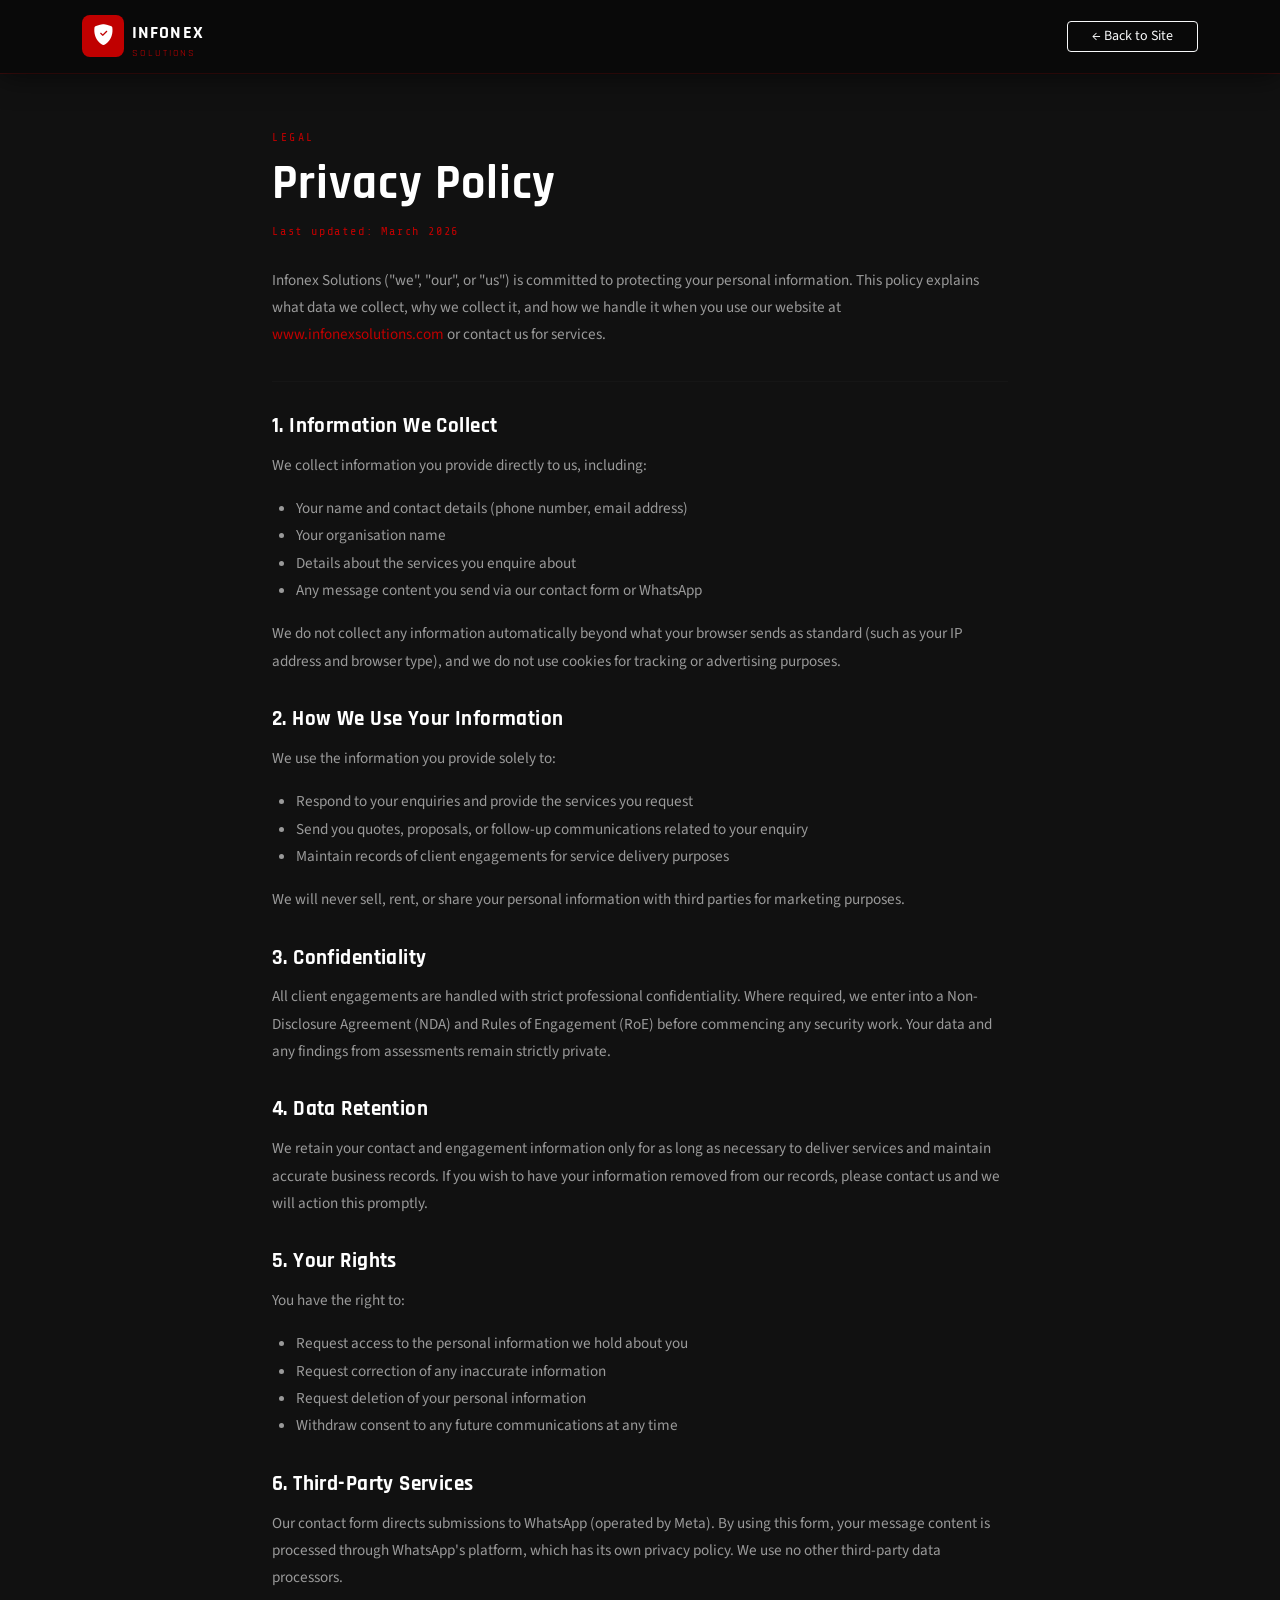
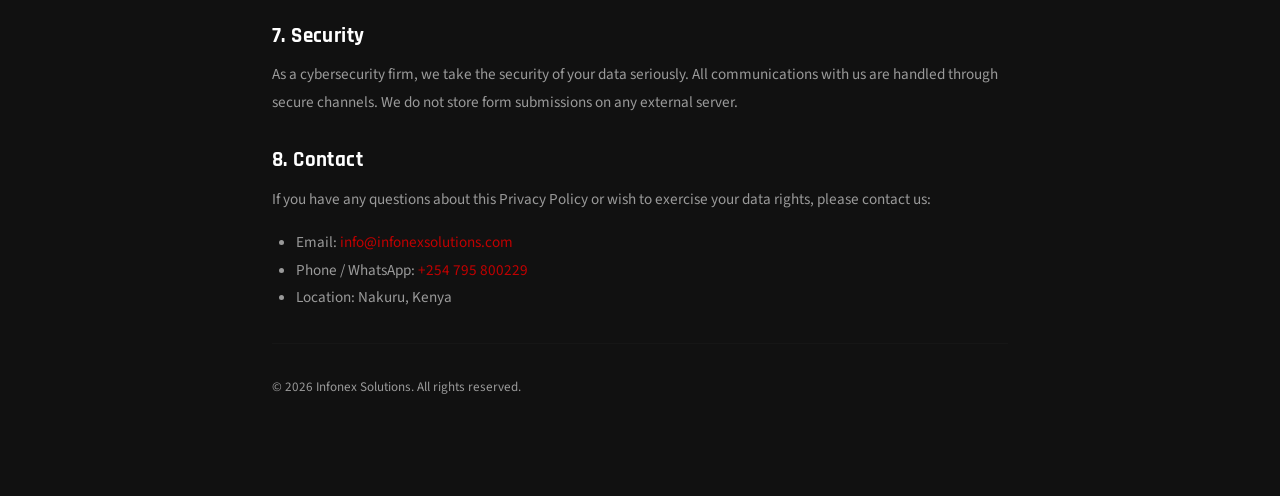
<file: privacy.html>
<!DOCTYPE html>
<html lang="en">
<head>
  <meta charset="UTF-8" />
  <meta name="viewport" content="width=device-width, initial-scale=1.0" />
  <title>Privacy Policy — Infonex Solutions</title>
  <meta name="description" content="Privacy Policy for Infonex Solutions — how we collect, use, and protect your personal data." />
  <link rel="icon" type="image/svg+xml" href="assets/favicon.svg" />
  <link href="https://cdn.jsdelivr.net/npm/bootstrap@5.3.2/dist/css/bootstrap.min.css" rel="stylesheet" />
  <link href="https://cdn.jsdelivr.net/npm/bootstrap-icons@1.11.3/font/bootstrap-icons.min.css" rel="stylesheet" />
  <link href="https://fonts.googleapis.com/css2?family=Rajdhani:wght@400;500;600;700&family=Source+Sans+3:wght@300;400;600;700&family=Share+Tech+Mono&display=swap" rel="stylesheet" />
  <link rel="stylesheet" href="css/style.css" />
  <style>
    .privacy-content { padding: 8rem 0 5rem; }
    .privacy-content h1 { font-family: var(--font-display); color: #fff; font-size: clamp(2rem,4vw,3rem); margin-bottom: 0.5rem; }
    .privacy-content h2 { font-family: var(--font-display); color: #fff; font-size: 1.3rem; margin: 2rem 0 0.8rem; }
    .privacy-content p, .privacy-content li { color: var(--text-muted); font-size: 0.95rem; line-height: 1.8; }
    .privacy-content ul { padding-left: 1.5rem; }
    .privacy-content a { color: var(--red); }
    .privacy-content .last-updated { font-family: var(--font-mono); font-size: 0.75rem; color: var(--red); letter-spacing: 0.15em; }
    .privacy-divider { border-color: rgba(255,255,255,0.07); margin: 2rem 0; }
  </style>
</head>
<body>

<nav class="navbar navbar-expand-lg navbar-dark fixed-top scrolled" id="mainNav">
  <div class="container">
    <a class="navbar-brand d-flex align-items-center gap-2" href="index.html">
      <div class="brand-icon"><i class="bi bi-shield-fill-check"></i></div>
      <div><span class="brand-name">INFONEX</span><span class="brand-sub d-block">SOLUTIONS</span></div>
    </a>
    <a href="index.html" class="btn btn-outline-light btn-sm px-4">← Back to Site</a>
  </div>
</nav>

<section class="privacy-content section-dark" style="min-height:100vh;">
  <div class="container" style="max-width:760px;">
    <div class="section-label mb-2">LEGAL</div>
    <h1>Privacy Policy</h1>
    <p class="last-updated mb-4">Last updated: March 2026</p>

    <p>Infonex Solutions ("we", "our", or "us") is committed to protecting your personal information. This policy explains what data we collect, why we collect it, and how we handle it when you use our website at <a href="https://www.infonexsolutions.com">www.infonexsolutions.com</a> or contact us for services.</p>

    <hr class="privacy-divider" />

    <h2>1. Information We Collect</h2>
    <p>We collect information you provide directly to us, including:</p>
    <ul>
      <li>Your name and contact details (phone number, email address)</li>
      <li>Your organisation name</li>
      <li>Details about the services you enquire about</li>
      <li>Any message content you send via our contact form or WhatsApp</li>
    </ul>
    <p>We do not collect any information automatically beyond what your browser sends as standard (such as your IP address and browser type), and we do not use cookies for tracking or advertising purposes.</p>

    <h2>2. How We Use Your Information</h2>
    <p>We use the information you provide solely to:</p>
    <ul>
      <li>Respond to your enquiries and provide the services you request</li>
      <li>Send you quotes, proposals, or follow-up communications related to your enquiry</li>
      <li>Maintain records of client engagements for service delivery purposes</li>
    </ul>
    <p>We will never sell, rent, or share your personal information with third parties for marketing purposes.</p>

    <h2>3. Confidentiality</h2>
    <p>All client engagements are handled with strict professional confidentiality. Where required, we enter into a Non-Disclosure Agreement (NDA) and Rules of Engagement (RoE) before commencing any security work. Your data and any findings from assessments remain strictly private.</p>

    <h2>4. Data Retention</h2>
    <p>We retain your contact and engagement information only for as long as necessary to deliver services and maintain accurate business records. If you wish to have your information removed from our records, please contact us and we will action this promptly.</p>

    <h2>5. Your Rights</h2>
    <p>You have the right to:</p>
    <ul>
      <li>Request access to the personal information we hold about you</li>
      <li>Request correction of any inaccurate information</li>
      <li>Request deletion of your personal information</li>
      <li>Withdraw consent to any future communications at any time</li>
    </ul>

    <h2>6. Third-Party Services</h2>
    <p>Our contact form directs submissions to WhatsApp (operated by Meta). By using this form, your message content is processed through WhatsApp's platform, which has its own privacy policy. We use no other third-party data processors.</p>

    <h2>7. Security</h2>
    <p>As a cybersecurity firm, we take the security of your data seriously. All communications with us are handled through secure channels. We do not store form submissions on any external server.</p>

    <h2>8. Contact</h2>
    <p>If you have any questions about this Privacy Policy or wish to exercise your data rights, please contact us:</p>
    <ul>
      <li>Email: <a href="mailto:info@infonexsolutions.com">info@infonexsolutions.com</a></li>
      <li>Phone / WhatsApp: <a href="tel:+254795800229">+254 795 800229</a></li>
      <li>Location: Nakuru, Kenya</li>
    </ul>

    <hr class="privacy-divider" />
    <p style="font-size:0.82rem;">&copy; 2026 Infonex Solutions. All rights reserved.</p>
  </div>
</section>

<script src="https://cdn.jsdelivr.net/npm/bootstrap@5.3.2/dist/js/bootstrap.bundle.min.js"></script>
</body>
</html>
</file>
<file: css/style.css>
/* ============================================================
   INFONEX SOLUTIONS — style.css
   Theme: Dark Cybersecurity | Red/Black | Rajdhani + Source Sans 3
============================================================ */

:root {
  --red:       #C00000;
  --red-light: #E53935;
  --red-glow:  rgba(192, 0, 0, 0.25);
  --dark-1:    #0a0a0a;
  --dark-2:    #111111;
  --dark-3:    #181818;
  --dark-4:    #222222;
  --border:    rgba(255,255,255,0.07);
  --text-main: #E8E8E8;
  --text-muted:#9A9A9A;
  --font-display: 'Rajdhani', sans-serif;
  --font-body:    'Source Sans 3', sans-serif;
  --font-mono:    'Share Tech Mono', monospace;
  --transition: 0.3s ease;
}

/* ── BASE ── */
*, *::before, *::after { box-sizing: border-box; margin: 0; padding: 0; }

html { scroll-behavior: smooth; }

body {
  background: var(--dark-1);
  color: var(--text-main);
  font-family: var(--font-body);
  font-size: 16px;
  line-height: 1.7;
  overflow-x: hidden;
}

::selection { background: var(--red); color: #fff; }
::-webkit-scrollbar { width: 6px; }
::-webkit-scrollbar-track { background: var(--dark-2); }
::-webkit-scrollbar-thumb { background: var(--red); border-radius: 3px; }

/* ── TYPOGRAPHY ── */
h1, h2, h3, h4, h5, h6 { font-family: var(--font-display); font-weight: 700; letter-spacing: 0.02em; }
a { text-decoration: none; color: inherit; transition: color var(--transition); }

/* ── NAVBAR ── */
#mainNav {
  background: transparent;
  padding: 1.1rem 0;
  transition: background var(--transition), box-shadow var(--transition), padding var(--transition);
  z-index: 1000;
}
#mainNav.scrolled {
  background: rgba(10, 10, 10, 0.97);
  box-shadow: 0 2px 30px rgba(0,0,0,0.6), 0 1px 0 var(--red-glow);
  padding: 0.6rem 0;
}
.brand-icon {
  width: 42px; height: 42px;
  background: var(--red);
  border-radius: 8px;
  display: flex; align-items: center; justify-content: center;
  font-size: 1.3rem;
  flex-shrink: 0;
  transition: box-shadow var(--transition);
}
.brand-icon:hover { box-shadow: 0 0 16px var(--red-glow); }
.brand-icon.small { width: 34px; height: 34px; font-size: 1rem; }
.brand-name {
  font-family: var(--font-display);
  font-size: 1.15rem;
  font-weight: 700;
  color: #fff;
  line-height: 1;
  letter-spacing: 0.06em;
}
.brand-sub {
  font-family: var(--font-display);
  font-size: 0.6rem;
  color: var(--red);
  letter-spacing: 0.2em;
  line-height: 1;
}
.nav-link {
  font-family: var(--font-display);
  font-size: 1rem;
  font-weight: 500;
  letter-spacing: 0.05em;
  color: rgba(255,255,255,0.8) !important;
  padding: 0.4rem 0.8rem !important;
  transition: color var(--transition);
  position: relative;
}
.nav-link::after {
  content: '';
  position: absolute;
  bottom: 0; left: 50%; right: 50%;
  height: 2px;
  background: var(--red);
  transition: left var(--transition), right var(--transition);
}
.nav-link:hover { color: #fff !important; }
.nav-link:hover::after, .nav-link.active::after { left: 0.8rem; right: 0.8rem; }
.nav-cta {
  font-family: var(--font-display);
  font-weight: 600;
  letter-spacing: 0.06em;
  border-radius: 6px;
  transition: box-shadow var(--transition), transform var(--transition);
}
.nav-cta:hover { box-shadow: 0 0 20px var(--red-glow); transform: translateY(-1px); }

/* ── HERO ── */
#hero {
  position: relative;
  min-height: 100vh;
  background: var(--dark-1);
  overflow: hidden;
}

#particleCanvas {
  position: absolute;
  inset: 0;
  z-index: 0;
  opacity: 0.4;
}

.hero-grid-overlay {
  position: absolute;
  inset: 0;
  background-image:
    linear-gradient(rgba(192,0,0,0.06) 1px, transparent 1px),
    linear-gradient(90deg, rgba(192,0,0,0.06) 1px, transparent 1px);
  background-size: 60px 60px;
  z-index: 0;
  animation: gridPan 30s linear infinite;
}
@keyframes gridPan { to { background-position: 60px 60px; } }

.hero-scan-line {
  position: absolute;
  left: 0; right: 0;
  height: 2px;
  background: linear-gradient(90deg, transparent, var(--red), transparent);
  opacity: 0.5;
  z-index: 1;
  animation: scanLine 6s ease-in-out infinite;
}
@keyframes scanLine {
  0% { top: 0%; opacity: 0; }
  10% { opacity: 0.5; }
  90% { opacity: 0.5; }
  100% { top: 100%; opacity: 0; }
}

.hero-content {
  position: relative;
  z-index: 2;
  padding-top: 80px;
}

.hero-tag {
  font-family: var(--font-mono);
  font-size: 0.72rem;
  letter-spacing: 0.18em;
  color: var(--red);
  display: flex;
  align-items: center;
  gap: 8px;
}
.tag-dot {
  width: 8px; height: 8px;
  border-radius: 50%;
  background: var(--red);
  box-shadow: 0 0 10px var(--red);
  animation: pulse 2s ease-in-out infinite;
}
@keyframes pulse {
  0%, 100% { transform: scale(1); box-shadow: 0 0 10px var(--red); }
  50% { transform: scale(1.3); box-shadow: 0 0 20px var(--red); }
}

.hero-title {
  font-family: var(--font-display);
  font-size: clamp(3.5rem, 9vw, 7.5rem);
  font-weight: 700;
  line-height: 0.92;
  letter-spacing: -0.01em;
  color: #fff;
  animation: fadeUp 0.9s ease both;
}
.hero-title-outline {
  -webkit-text-stroke: 2px #fff;
  color: transparent;
}
@keyframes fadeUp {
  from { opacity: 0; transform: translateY(30px); }
  to   { opacity: 1; transform: translateY(0); }
}

.hero-sub {
  font-size: 1.05rem;
  color: var(--text-muted);
  animation: fadeUp 0.9s 0.15s ease both;
}

.hero-badges { animation: fadeUp 0.9s 0.25s ease both; }
.hero-badge {
  background: rgba(255,255,255,0.05);
  border: 1px solid var(--border);
  border-radius: 30px;
  padding: 0.3rem 1rem;
  font-size: 0.82rem;
  font-family: var(--font-mono);
  color: var(--text-muted);
  letter-spacing: 0.04em;
}

/* Hero Lock Visual */
.hero-lock-container {
  position: relative;
  width: 380px; height: 380px;
  display: flex; align-items: center; justify-content: center;
  animation: fadeUp 0.9s 0.3s ease both;
}
.hero-lock-ring {
  position: absolute;
  border-radius: 50%;
  border: 1px solid;
  animation: rotateSlow linear infinite;
}
.ring-1 { width: 220px; height: 220px; border-color: rgba(192,0,0,0.5); animation-duration: 10s; }
.ring-2 { width: 300px; height: 300px; border-color: rgba(192,0,0,0.25); animation-duration: 16s; animation-direction: reverse; border-style: dashed; }
.ring-3 { width: 370px; height: 370px; border-color: rgba(192,0,0,0.12); animation-duration: 24s; }
@keyframes rotateSlow { to { transform: rotate(360deg); } }

.hero-lock-icon {
  font-size: 5rem;
  color: var(--red);
  filter: drop-shadow(0 0 30px var(--red));
  animation: floatY 4s ease-in-out infinite;
  z-index: 2;
}
@keyframes floatY {
  0%, 100% { transform: translateY(0); }
  50%       { transform: translateY(-12px); }
}

.hex {
  position: absolute;
  background: rgba(192,0,0,0.15);
  border: 1px solid var(--red-glow);
  border-radius: 8px;
  padding: 0.3rem 0.7rem;
  font-family: var(--font-mono);
  font-size: 0.7rem;
  color: var(--red);
  letter-spacing: 0.12em;
  animation: floatY ease-in-out infinite;
}
.hex-1 { top: 18px; left: 50%; transform: translateX(-50%); animation-duration: 3.2s; }
.hex-2 { right: 10px; top: 50%; transform: translateY(-50%); animation-duration: 4.1s; animation-delay: 0.5s; }
.hex-3 { bottom: 18px; left: 50%; transform: translateX(-50%); animation-duration: 3.7s; animation-delay: 1s; }
.hex-4 { left: 10px; top: 50%; transform: translateY(-50%); animation-duration: 4.4s; animation-delay: 0.3s; }

.hero-scroll-hint {
  position: absolute;
  bottom: 2rem;
  left: 50%;
  transform: translateX(-50%);
  z-index: 2;
  display: flex;
  flex-direction: column;
  align-items: center;
  gap: 0.5rem;
}
.hero-scroll-hint span {
  font-family: var(--font-mono);
  font-size: 0.65rem;
  letter-spacing: 0.25em;
  color: var(--text-muted);
}
.scroll-line {
  width: 1px; height: 40px;
  background: linear-gradient(to bottom, var(--red), transparent);
  animation: scrollDrop 1.8s ease-in-out infinite;
}
@keyframes scrollDrop {
  0%, 100% { transform: scaleY(0); transform-origin: top; }
  50% { transform: scaleY(1); transform-origin: top; }
}

/* ── STATS BAR ── */
.stats-bar {
  background: var(--dark-4);
  border-top: 1px solid var(--border);
  border-bottom: 1px solid var(--border);
  padding: 2rem 0;
  position: relative;
}
.stats-bar::before {
  content: '';
  position: absolute;
  top: 0; left: 0; right: 0;
  height: 2px;
  background: linear-gradient(90deg, transparent, var(--red), transparent);
}
.stat-item { padding: 1rem; position: relative; }
.stat-item:not(:last-child)::after {
  content: '';
  position: absolute;
  right: 0; top: 20%; bottom: 20%;
  width: 1px;
  background: var(--border);
}
.stat-num {
  font-family: var(--font-display);
  font-size: 2.8rem;
  font-weight: 700;
  color: var(--red);
  line-height: 1;
}
.stat-num::after { content: '+'; }
.stat-label {
  font-size: 0.78rem;
  color: var(--text-muted);
  letter-spacing: 0.08em;
  text-transform: uppercase;
  margin-top: 0.3rem;
}

/* ── SECTIONS ── */
.section-dark   { background: var(--dark-2); padding: 6rem 0; }
.section-darker { background: var(--dark-3); padding: 6rem 0; }

.section-label {
  font-family: var(--font-mono);
  font-size: 0.72rem;
  letter-spacing: 0.22em;
  color: var(--red);
  text-transform: uppercase;
}
.section-title {
  font-family: var(--font-display);
  font-size: clamp(2rem, 4vw, 3rem);
  font-weight: 700;
  line-height: 1.1;
  color: #fff;
}
.section-body { color: var(--text-muted); }
.section-sub { color: var(--text-muted); font-size: 1rem; }

/* ── ABOUT ── */
.about-visual { position: relative; }
.about-code-block {
  background: var(--dark-4);
  border: 1px solid var(--border);
  border-radius: 12px;
  overflow: hidden;
  box-shadow: 0 20px 60px rgba(0,0,0,0.5), 0 0 0 1px rgba(192,0,0,0.1);
  transition: box-shadow var(--transition);
}
.about-code-block:hover { box-shadow: 0 20px 60px rgba(0,0,0,0.6), 0 0 30px var(--red-glow); }
.code-header {
  background: var(--dark-3);
  padding: 0.7rem 1rem;
  display: flex;
  align-items: center;
  border-bottom: 1px solid var(--border);
}
.dot { width: 12px; height: 12px; border-radius: 50%; margin-right: 6px; }
.dot.red    { background: #ff5f57; }
.dot.yellow { background: #febc2e; }
.dot.green  { background: #28c840; }
.code-title { font-family: var(--font-mono); font-size: 0.75rem; color: var(--text-muted); }
.code-body {
  padding: 1.5rem;
  font-family: var(--font-mono);
  font-size: 0.82rem;
  line-height: 1.8;
  color: #ccc;
  white-space: pre;
  overflow: hidden;
}
.c-comment { color: #6a9955; }
.c-keyword  { color: #569cd6; }
.c-fn       { color: #dcdcaa; }
.c-var      { color: #9cdcfe; }
.c-string   { color: #ce9178; }
.c-success  { color: #4ec9b0; }

.about-tag-pill {
  display: inline-flex;
  align-items: center;
  gap: 0.4rem;
  background: rgba(192,0,0,0.1);
  border: 1px solid rgba(192,0,0,0.3);
  border-radius: 30px;
  padding: 0.5rem 1.2rem;
  font-size: 0.82rem;
  color: var(--text-muted);
  margin-top: 1rem;
  font-family: var(--font-mono);
}

.value-card {
  background: var(--dark-3);
  border: 1px solid var(--border);
  border-radius: 10px;
  padding: 1rem 1.2rem;
  transition: border-color var(--transition), box-shadow var(--transition);
}
.value-card:hover {
  border-color: rgba(192,0,0,0.3);
  box-shadow: 0 0 20px var(--red-glow);
}
.value-icon { font-size: 1.3rem; display: block; margin-bottom: 0.4rem; }
.value-card strong { font-family: var(--font-display); font-size: 1rem; color: #fff; }
.value-card p { font-size: 0.83rem; color: var(--text-muted); margin: 0.3rem 0 0; }

/* ── SERVICE TABS ── */
.service-tabs { list-style: none; gap: 0.5rem; }
.service-tab {
  background: var(--dark-4);
  border: 1px solid var(--border);
  color: var(--text-muted);
  padding: 0.65rem 1.5rem;
  border-radius: 8px;
  cursor: pointer;
  font-family: var(--font-display);
  font-size: 0.95rem;
  font-weight: 600;
  letter-spacing: 0.04em;
  transition: all var(--transition);
}
.service-tab:hover { color: #fff; border-color: rgba(192,0,0,0.4); }
.service-tab.active { background: var(--red); border-color: var(--red); color: #fff; box-shadow: 0 0 20px var(--red-glow); }

.service-panel { display: none; }
.service-panel.active { display: block; }

.service-card {
  background: var(--dark-4);
  border: 1px solid var(--border);
  border-radius: 12px;
  padding: 1.8rem;
  height: 100%;
  transition: transform var(--transition), border-color var(--transition), box-shadow var(--transition);
  position: relative;
  overflow: hidden;
}
.service-card::before {
  content: '';
  position: absolute;
  top: 0; left: 0; right: 0;
  height: 2px;
  background: var(--red);
  transform: scaleX(0);
  transition: transform var(--transition);
}
.service-card:hover { transform: translateY(-4px); border-color: rgba(192,0,0,0.35); box-shadow: 0 15px 40px rgba(0,0,0,0.4), 0 0 20px var(--red-glow); }
.service-card:hover::before { transform: scaleX(1); }

.service-icon {
  width: 52px; height: 52px;
  background: rgba(192,0,0,0.12);
  border: 1px solid rgba(192,0,0,0.25);
  border-radius: 10px;
  display: flex; align-items: center; justify-content: center;
  font-size: 1.5rem;
  color: var(--red);
  margin-bottom: 1rem;
  transition: background var(--transition), box-shadow var(--transition);
}
.service-card:hover .service-icon { background: var(--red); color: #fff; box-shadow: 0 0 15px var(--red-glow); }
.service-card h5 { font-family: var(--font-display); font-size: 1.1rem; color: #fff; margin-bottom: 0.5rem; }
.service-card p { font-size: 0.87rem; color: var(--text-muted); margin-bottom: 0.8rem; }
.service-price {
  display: inline-block;
  background: rgba(192,0,0,0.1);
  border: 1px solid rgba(192,0,0,0.2);
  border-radius: 20px;
  padding: 0.2rem 0.8rem;
  font-size: 0.78rem;
  font-family: var(--font-mono);
  color: var(--red);
}

/* ── WHY US ── */
.why-card {
  background: var(--dark-4);
  border: 1px solid var(--border);
  border-radius: 12px;
  padding: 2rem;
  height: 100%;
  position: relative;
  overflow: hidden;
  transition: border-color var(--transition), box-shadow var(--transition);
}
.why-card:hover { border-color: rgba(192,0,0,0.3); box-shadow: 0 0 30px var(--red-glow); }
.why-number {
  position: absolute;
  top: 1.2rem; right: 1.5rem;
  font-family: var(--font-display);
  font-size: 3.5rem;
  font-weight: 700;
  color: rgba(192,0,0,0.08);
  line-height: 1;
}
.why-icon {
  font-size: 1.8rem;
  color: var(--red);
  display: block;
  margin-bottom: 0.8rem;
}
.why-card h5 { font-family: var(--font-display); font-size: 1.1rem; color: #fff; margin-bottom: 0.5rem; }
.why-card p { font-size: 0.87rem; color: var(--text-muted); margin: 0; }

/* ── SERVE CARDS ── */
.serve-card {
  background: var(--dark-4);
  border: 1px solid var(--border);
  border-radius: 12px;
  padding: 2.5rem 2rem;
  text-align: center;
  height: 100%;
  transition: transform var(--transition), border-color var(--transition), box-shadow var(--transition);
}
.serve-card:hover { transform: translateY(-5px); border-color: rgba(192,0,0,0.3); box-shadow: 0 20px 40px rgba(0,0,0,0.4); }
.serve-icon { font-size: 2.8rem; color: var(--red); display: block; margin-bottom: 1rem; }
.serve-card h5 { font-family: var(--font-display); font-size: 1.15rem; color: #fff; margin-bottom: 0.5rem; }
.serve-card p { font-size: 0.87rem; color: var(--text-muted); }

/* ── PRICING ── */
.price-card {
  background: var(--dark-4);
  border: 1px solid var(--border);
  border-radius: 14px;
  padding: 2rem;
  height: 100%;
  transition: transform var(--transition), box-shadow var(--transition);
  position: relative;
}
.price-card:hover { transform: translateY(-5px); box-shadow: 0 20px 50px rgba(0,0,0,0.4); }
.price-card-featured {
  border-color: var(--red);
  box-shadow: 0 0 40px var(--red-glow);
}
.price-popular {
  position: absolute;
  top: -1px; left: 50%;
  transform: translateX(-50%);
  background: var(--red);
  color: #fff;
  font-family: var(--font-mono);
  font-size: 0.65rem;
  letter-spacing: 0.15em;
  padding: 0.25rem 1rem;
  border-radius: 0 0 8px 8px;
}
.price-badge {
  font-family: var(--font-mono);
  font-size: 0.72rem;
  letter-spacing: 0.2em;
  color: var(--red);
  margin-bottom: 0.5rem;
}
.price-amount {
  font-family: var(--font-display);
  font-size: 2.2rem;
  font-weight: 700;
  color: #fff;
  margin-bottom: 1.5rem;
}
.price-amount span { font-size: 1rem; color: var(--text-muted); }
.price-features { list-style: none; padding: 0; }
.price-features li {
  padding: 0.5rem 0;
  border-bottom: 1px solid var(--border);
  font-size: 0.9rem;
  color: var(--text-main);
}
.price-features li.muted { color: var(--text-muted); }
.pricing-note { color: var(--text-muted); font-size: 0.88rem; }
.pricing-note a { text-decoration: underline; }

/* ── PROCESS ── */
.process-row { display: flex; align-items: center; flex-wrap: wrap; }
.process-step {
  text-align: center;
  padding: 1.5rem 1rem;
  flex: 1;
}
.process-num {
  font-family: var(--font-mono);
  font-size: 0.72rem;
  color: var(--red);
  letter-spacing: 0.15em;
  margin-bottom: 0.5rem;
}
.process-icon {
  width: 60px; height: 60px;
  background: rgba(192,0,0,0.1);
  border: 1px solid rgba(192,0,0,0.3);
  border-radius: 50%;
  display: flex; align-items: center; justify-content: center;
  font-size: 1.5rem;
  color: var(--red);
  margin: 0 auto 0.8rem;
  transition: background var(--transition), box-shadow var(--transition);
}
.process-step:hover .process-icon { background: var(--red); color: #fff; box-shadow: 0 0 20px var(--red-glow); }
.process-step h6 { font-family: var(--font-display); font-size: 1rem; color: #fff; margin-bottom: 0.3rem; }
.process-step p { font-size: 0.8rem; color: var(--text-muted); }
.process-arrow {
  text-align: center;
  font-size: 2.5rem;
  color: var(--red);
  opacity: 0.4;
  flex-shrink: 0;
  width: auto;
}

/* ── CONTACT ── */
.contact-item {
  display: flex;
  align-items: flex-start;
  gap: 1rem;
  margin-bottom: 1.5rem;
}
.contact-icon {
  width: 42px; height: 42px;
  background: rgba(192,0,0,0.1);
  border: 1px solid rgba(192,0,0,0.25);
  border-radius: 8px;
  display: flex; align-items: center; justify-content: center;
  font-size: 1rem;
  color: var(--red);
  flex-shrink: 0;
}
.contact-label { font-size: 0.75rem; color: var(--text-muted); letter-spacing: 0.08em; text-transform: uppercase; margin-bottom: 0.2rem; }
.contact-value { font-size: 0.95rem; color: var(--text-main); }
.contact-value:hover { color: var(--red); }

.social-btn {
  width: 44px; height: 44px;
  background: var(--dark-4);
  border: 1px solid var(--border);
  border-radius: 8px;
  display: inline-flex; align-items: center; justify-content: center;
  font-size: 1.2rem;
  color: var(--text-muted);
  transition: all var(--transition);
}
.social-btn:hover { background: var(--red); border-color: var(--red); color: #fff; box-shadow: 0 0 15px var(--red-glow); transform: translateY(-2px); }
.social-btn.sm { width: 36px; height: 36px; font-size: 1rem; }

.contact-form-card {
  background: var(--dark-4);
  border: 1px solid var(--border);
  border-radius: 14px;
  padding: 2.5rem;
}
.contact-form-card h5 { font-family: var(--font-display); color: #fff; font-size: 1.3rem; }
.form-label { font-size: 0.83rem; color: var(--text-muted); letter-spacing: 0.04em; margin-bottom: 0.35rem; }
.inp {
  background: var(--dark-3);
  border: 1px solid var(--border);
  color: #fff;
  border-radius: 8px;
  padding: 0.7rem 1rem;
  font-size: 0.93rem;
  transition: border-color var(--transition), box-shadow var(--transition);
}
.inp:focus {
  background: var(--dark-3);
  border-color: var(--red);
  box-shadow: 0 0 0 3px var(--red-glow);
  color: #fff;
  outline: none;
}
.inp::placeholder { color: rgba(255,255,255,0.25); }
.inp option { background: var(--dark-3); }
.submit-btn {
  font-family: var(--font-display);
  font-size: 1.05rem;
  font-weight: 600;
  letter-spacing: 0.06em;
  border-radius: 8px;
  transition: box-shadow var(--transition), transform var(--transition);
}
.submit-btn:hover { box-shadow: 0 0 25px var(--red-glow); transform: translateY(-1px); }
.form-success {
  background: rgba(192,0,0,0.08);
  border: 1px solid rgba(192,0,0,0.25);
  border-radius: 8px;
  padding: 1rem 1.2rem;
  font-size: 0.9rem;
  color: var(--text-main);
}

/* ── FOOTER ── */
.site-footer {
  background: var(--dark-1);
  border-top: 1px solid var(--border);
  padding: 5rem 0 2rem;
  position: relative;
}
.site-footer::before {
  content: '';
  position: absolute;
  top: 0; left: 0; right: 0;
  height: 2px;
  background: linear-gradient(90deg, transparent, var(--red), transparent);
}
.footer-body { font-size: 0.88rem; color: var(--text-muted); }
.footer-heading {
  font-family: var(--font-display);
  font-size: 0.85rem;
  letter-spacing: 0.15em;
  color: var(--red);
  text-transform: uppercase;
  margin-bottom: 1rem;
}
.footer-links { list-style: none; padding: 0; }
.footer-links li { margin-bottom: 0.6rem; font-size: 0.87rem; color: var(--text-muted); }
.footer-links a { color: var(--text-muted); }
.footer-links a:hover { color: var(--red); }
.footer-bottom {
  border-top: 1px solid var(--border);
  padding-top: 1.5rem;
  display: flex;
  justify-content: space-between;
  flex-wrap: wrap;
  gap: 0.5rem;
  font-size: 0.8rem;
  color: var(--text-muted);
}

/* ── FLOATING BUTTONS ── */
.whatsapp-float {
  position: fixed;
  bottom: 2rem;
  right: 2rem;
  width: 56px; height: 56px;
  background: #25D366;
  border-radius: 50%;
  display: flex; align-items: center; justify-content: center;
  font-size: 1.6rem;
  color: #fff;
  z-index: 999;
  box-shadow: 0 4px 20px rgba(37,211,102,0.4);
  transition: transform var(--transition), box-shadow var(--transition);
}
.whatsapp-float:hover { transform: scale(1.1); box-shadow: 0 6px 30px rgba(37,211,102,0.6); color: #fff; }

.back-to-top {
  position: fixed;
  bottom: 6rem;
  right: 2rem;
  width: 44px; height: 44px;
  background: var(--red);
  border: none;
  border-radius: 8px;
  color: #fff;
  font-size: 1.1rem;
  cursor: pointer;
  z-index: 999;
  box-shadow: 0 4px 15px var(--red-glow);
  opacity: 0;
  transform: translateY(10px);
  transition: opacity var(--transition), transform var(--transition);
  display: flex; align-items: center; justify-content: center;
}
.back-to-top.visible { opacity: 1; transform: translateY(0); }
.back-to-top:hover { box-shadow: 0 6px 25px var(--red-glow); transform: translateY(-2px); }

/* ── RESPONSIVE ── */
@media (max-width: 768px) {
  .stats-bar .stat-item::after { display: none; }
  .process-arrow { transform: rotate(90deg); }
  .footer-bottom { flex-direction: column; text-align: center; }
  .contact-form-card { padding: 1.5rem; }
  .hero-title { font-size: 3.2rem; }
  .service-tab { font-size: 0.82rem; padding: 0.55rem 0.9rem; }
}

/* ── ANIMATIONS / REVEAL ── */
.reveal {
  opacity: 0;
  transform: translateY(25px);
  transition: opacity 0.65s ease, transform 0.65s ease;
}
.reveal.visible { opacity: 1; transform: translateY(0); }

/* ── SKIP LINK ── */
.skip-link {
  position: absolute;
  top: -100px;
  left: 1rem;
  background: var(--red);
  color: #fff;
  padding: 0.5rem 1rem;
  border-radius: 0 0 8px 8px;
  font-family: var(--font-body);
  font-size: 0.9rem;
  z-index: 9999;
  transition: top 0.2s;
}
.skip-link:focus { top: 0; color: #fff; }

/* ── TEAM SECTION ── */
.team-card {
  background: var(--dark-4);
  border: 1px solid var(--border);
  border-radius: 14px;
  padding: 2rem;
  height: 100%;
  text-align: center;
  transition: border-color var(--transition), box-shadow var(--transition), transform var(--transition);
}
.team-card:hover {
  border-color: rgba(192,0,0,0.35);
  box-shadow: 0 15px 40px rgba(0,0,0,0.4), 0 0 20px var(--red-glow);
  transform: translateY(-4px);
}
.team-avatar {
  width: 80px; height: 80px;
  background: rgba(192,0,0,0.12);
  border: 2px solid rgba(192,0,0,0.3);
  border-radius: 50%;
  display: flex; align-items: center; justify-content: center;
  font-size: 2.2rem;
  color: var(--red);
  margin: 0 auto 1rem;
}
.team-card h5 {
  font-family: var(--font-display);
  font-size: 1.2rem;
  color: #fff;
  margin-bottom: 0.2rem;
}
.team-role {
  font-size: 0.8rem;
  color: var(--red);
  font-family: var(--font-mono);
  letter-spacing: 0.06em;
  margin-bottom: 1rem;
}
.team-card p {
  font-size: 0.87rem;
  color: var(--text-muted);
  margin-bottom: 1.2rem;
}
.team-certs {
  display: flex;
  flex-wrap: wrap;
  gap: 0.4rem;
  justify-content: center;
}
.cert-badge {
  background: rgba(192,0,0,0.1);
  border: 1px solid rgba(192,0,0,0.25);
  border-radius: 20px;
  padding: 0.2rem 0.7rem;
  font-size: 0.72rem;
  font-family: var(--font-mono);
  color: var(--text-muted);
}

/* ── TESTIMONIALS ── */
.testimonial-card {
  background: var(--dark-4);
  border: 1px solid var(--border);
  border-radius: 14px;
  padding: 2rem;
  height: 100%;
  display: flex;
  flex-direction: column;
  transition: border-color var(--transition), box-shadow var(--transition), transform var(--transition);
}
.testimonial-card:hover {
  border-color: rgba(192,0,0,0.3);
  box-shadow: 0 15px 40px rgba(0,0,0,0.3);
  transform: translateY(-4px);
}
.testimonial-featured {
  border-color: rgba(192,0,0,0.4);
  box-shadow: 0 0 30px var(--red-glow);
}
.testimonial-stars {
  color: var(--red);
  font-size: 0.9rem;
  margin-bottom: 1rem;
  letter-spacing: 2px;
}
.testimonial-quote {
  font-size: 0.92rem;
  color: var(--text-muted);
  line-height: 1.75;
  font-style: italic;
  flex: 1;
  margin-bottom: 1.5rem;
  border: none;
  padding: 0;
}
.testimonial-author {
  display: flex;
  align-items: center;
  gap: 0.8rem;
  margin-top: auto;
}
.testimonial-avatar {
  width: 44px; height: 44px;
  background: rgba(192,0,0,0.12);
  border: 1px solid rgba(192,0,0,0.25);
  border-radius: 50%;
  display: flex; align-items: center; justify-content: center;
  font-size: 1.2rem;
  color: var(--red);
  flex-shrink: 0;
}
.testimonial-name {
  font-family: var(--font-display);
  font-size: 1rem;
  color: #fff;
  font-weight: 600;
}
.testimonial-org {
  font-size: 0.78rem;
  color: var(--text-muted);
}

/* ── TEAM INITIALS AVATAR ── */
.team-initials {
  font-family: var(--font-display);
  font-size: 1.6rem;
  font-weight: 700;
  color: var(--red);
  line-height: 1;
}
.team-avatar-featured {
  background: rgba(192,0,0,0.2);
  border-color: var(--red);
  box-shadow: 0 0 20px var(--red-glow);
}
.team-card-featured {
  border-color: rgba(192,0,0,0.4);
  box-shadow: 0 0 35px var(--red-glow);
}
.team-card-featured .team-role { color: #ff4444; }

/* ── SERVICE CARD HIGHLIGHT ── */
.service-card-highlight {
  border-color: rgba(192,0,0,0.25);
}
.service-card-highlight::before {
  transform: scaleX(0.4);
  opacity: 0.5;
}

/* ── ONE-OFF PRICING GRID ── */
.pricing-oneoff {
  background: var(--dark-3);
  border: 1px solid var(--border);
  border-radius: 14px;
  padding: 2.5rem;
}
.oneoff-item {
  background: var(--dark-4);
  border: 1px solid var(--border);
  border-radius: 10px;
  padding: 0.9rem 1rem;
  display: flex;
  flex-direction: column;
  gap: 0.25rem;
  transition: border-color var(--transition), box-shadow var(--transition);
}
.oneoff-item:hover {
  border-color: rgba(192,0,0,0.3);
  box-shadow: 0 0 15px var(--red-glow);
}
.oneoff-name {
  font-family: var(--font-body);
  font-size: 0.85rem;
  color: var(--text-main);
  font-weight: 600;
}
.oneoff-price {
  font-family: var(--font-mono);
  font-size: 0.78rem;
  color: var(--red);
}

/* ── RESPONSIVE additions ── */
@media (max-width: 768px) {
  .team-card, .testimonial-card { padding: 1.5rem; }
  .pricing-oneoff { padding: 1.5rem; }
  .service-tabs { gap: 0.3rem; }
}
</file>
